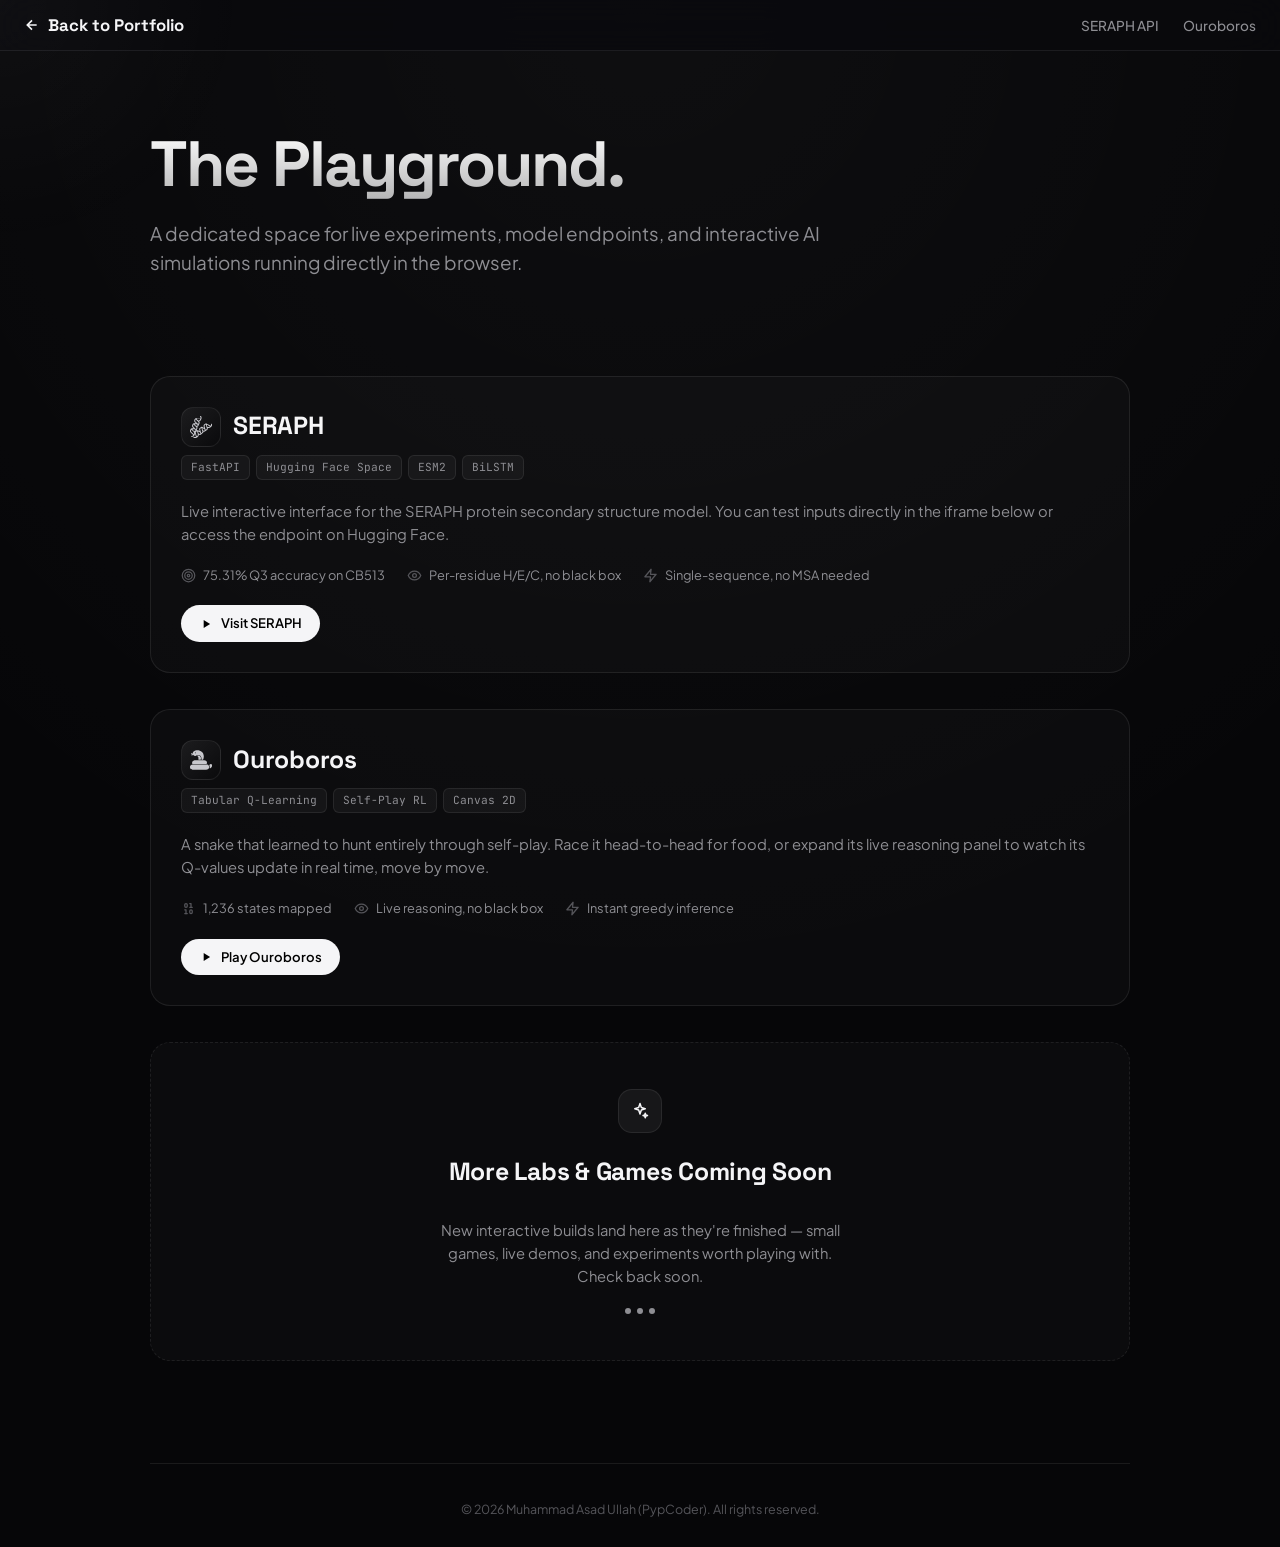
<file: playground.html>
<!DOCTYPE html>
<html lang="en">
<head>
  <meta charset="UTF-8">
  <meta name="viewport" content="width=device-width, initial-scale=1.0">
  <title>Playground — Muhammad Asad Ullah</title>

  <!-- Typography -->
  <link rel="preconnect" href="https://fonts.googleapis.com">
  <link rel="preconnect" href="https://fonts.gstatic.com" crossorigin>
  <link href="https://fonts.googleapis.com/css2?family=Caveat:wght@600&family=JetBrains+Mono:wght@400;500;600&family=Plus+Jakarta+Sans:wght@300;400;500;600;700&family=Space+Grotesk:wght@500;600;700&display=swap" rel="stylesheet">

  <style>
    /* ==========================================================================
       1. SYSTEM VARIABLES & BASE RESET
       ========================================================================== */
    :root {
      --bg-base: #060608;
      --bg-surface: rgba(255, 255, 255, 0.025);
      --bg-surface-hover: rgba(255, 255, 255, 0.05);
      --bg-glass: rgba(10, 10, 14, 0.78);
      --border-subtle: rgba(255, 255, 255, 0.08);
      --border-accent: rgba(255, 255, 255, 0.22);
      
      --text-main: #f5f5f7;
      --text-muted: #8e8e93;
      --text-dim: #55555a;
      --accent-glow: rgba(255, 255, 255, 0.15);
      --warning-amber: #f59e0b;

      --font-heading: 'Space Grotesk', -apple-system, sans-serif;
      --font-body: 'Plus Jakarta Sans', -apple-system, sans-serif;
      --font-mono: 'JetBrains Mono', monospace;
      --font-handwriting: 'Caveat', cursive;

      --ease-apple: cubic-bezier(0.16, 1, 0.3, 1);
    }

    *, *::before, *::after {
      box-sizing: border-box;
      margin: 0;
      padding: 0;
    }

    html {
      scroll-behavior: smooth;
      background-color: var(--bg-base);
      color: var(--text-main);
      font-family: var(--font-body);
      -webkit-font-smoothing: antialiased;
      overflow-x: hidden;
    }

    body {
      min-height: 100vh;
      line-height: 1.55;
      background: radial-gradient(circle at 50% 0%, rgba(255, 255, 255, 0.035) 0%, transparent 60%);
      overflow: hidden; 
    }

    #spotlight {
      position: fixed;
      top: 0;
      left: 0;
      width: 500px;
      height: 500px;
      border-radius: 50%;
      background: radial-gradient(circle, rgba(255, 255, 255, 0.03) 0%, transparent 70%);
      pointer-events: none;
      transform: translate(-50%, -50%);
      z-index: 1;
      transition: opacity 0.4s var(--ease-apple);
    }

    #main-content {
      opacity: 0;
      transform: translateY(12px);
      transition: opacity 0.8s var(--ease-apple), transform 0.8s var(--ease-apple);
    }

    #main-content.visible {
      opacity: 1;
      transform: translateY(0);
    }

    /* ==========================================================================
       2. HANDWRITING INTRO SCREEN
       ========================================================================== */
    #intro-screen {
      position: fixed;
      inset: 0;
      background: #000000;
      z-index: 9999;
      display: flex;
      flex-direction: column;
      align-items: center;
      justify-content: center;
      transition: opacity 0.7s var(--ease-apple), visibility 0.7s;
    }

    #intro-screen.fade-out {
      opacity: 0;
      visibility: hidden;
      pointer-events: none;
    }

    .hello-path-svg {
      width: clamp(260px, 50vw, 400px);
      height: 120px;
      overflow: visible;
    }

    .writing-text {
      font-family: var(--font-handwriting);
      font-size: 72px;
      fill: transparent;
      stroke: #ffffff;
      stroke-width: 1.5;
      stroke-linecap: round;
      stroke-linejoin: round;
      stroke-dasharray: 600;
      stroke-dashoffset: 600;
      animation: smoothWrite 2.5s cubic-bezier(0.45, 0, 0.15, 1) forwards, textFade 0.6s ease 1.5s forwards;
    }

    @keyframes smoothWrite {
      to { stroke-dashoffset: 0; }
    }

    @keyframes textFade {
      to { fill: #ffffff; }
    }

    /* ==========================================================================
       3. NAVIGATION & BAR
       ========================================================================== */
    .navbar {
      position: fixed;
      top: 0;
      left: 0;
      right: 0;
      z-index: 1000;
      padding: 12px 24px;
      display: flex;
      justify-content: space-between;
      align-items: center;
      background: var(--bg-glass);
      backdrop-filter: blur(20px);
      -webkit-backdrop-filter: blur(20px);
      border-bottom: 1px solid var(--border-subtle);
    }

    .nav-brand {
      font-family: var(--font-heading);
      font-weight: 700;
      font-size: 1.05rem;
      color: var(--text-main);
      text-decoration: none;
      display: flex;
      align-items: center;
      gap: 8px;
      transition: opacity 0.2s;
    }

    .nav-brand:hover {
      opacity: 0.85;
    }

    .nav-menu {
      display: flex;
      gap: 24px;
      list-style: none;
      align-items: center;
    }

    .nav-menu a {
      color: var(--text-muted);
      text-decoration: none;
      font-size: 0.85rem;
      font-weight: 500;
      transition: color 0.2s;
    }

    .nav-menu a:hover {
      color: var(--text-main);
    }

    .btn-magnetic {
      display: inline-flex;
      align-items: center;
      gap: 8px;
      background: var(--text-main);
      color: #000000;
      padding: 8px 18px;
      border-radius: 99px;
      font-weight: 600;
      font-size: 0.82rem;
      text-decoration: none;
      transition: transform 0.2s var(--ease-apple), box-shadow 0.25s, background 0.3s;
      white-space: nowrap;
      cursor: pointer;
      border: none;
    }

    .btn-magnetic:hover {
      box-shadow: 0 0 24px var(--accent-glow);
      background: #ffffff;
    }

    .btn-secondary {
      display: inline-flex;
      align-items: center;
      gap: 8px;
      background: var(--bg-surface);
      color: var(--text-main);
      padding: 8px 16px;
      border-radius: 99px;
      border: 1px solid var(--border-subtle);
      font-weight: 500;
      font-size: 0.82rem;
      text-decoration: none;
      transition: all 0.25s var(--ease-apple);
      cursor: pointer;
    }

    .btn-secondary:hover {
      background: var(--bg-surface-hover);
      border-color: var(--border-accent);
      transform: translateY(-2px);
    }

    /* ==========================================================================
       4. CARDS & EMBEDDED IFRAME LAYOUT
       ========================================================================== */
    .container {
      max-width: 1020px;
      margin: 0 auto;
      padding: 0 20px;
      position: relative;
      z-index: 2;
    }

    section {
      padding: 42px 0;
    }

    .reveal {
      opacity: 0;
      transform: translateY(18px);
      transition: opacity 0.6s var(--ease-apple), transform 0.6s var(--ease-apple);
    }

    .reveal.active {
      opacity: 1;
      transform: translateY(0);
    }

    .hero {
      padding-top: 130px;
      padding-bottom: 28px;
    }

    .hero-title {
      font-family: var(--font-heading);
      font-size: clamp(2.2rem, 5vw, 4.2rem);
      font-weight: 700;
      line-height: 1.08;
      letter-spacing: -0.03em;
      margin-bottom: 20px;
      background: linear-gradient(180deg, #ffffff 0%, rgba(255, 255, 255, 0.7) 100%);
      -webkit-background-clip: text;
      -webkit-text-fill-color: transparent;
    }

    .hero-subtitle {
      font-size: clamp(0.98rem, 1.8vw, 1.18rem);
      color: var(--text-muted);
      max-width: 700px;
      font-weight: 400;
      line-height: 1.55;
      margin-bottom: 28px;
    }

    .projects-grid {
      display: grid;
      grid-template-columns: 1fr;
      gap: 36px;
    }

    .project-card {
      background: var(--bg-surface);
      border: 1px solid var(--border-subtle);
      border-radius: 20px;
      padding: 30px;
      display: flex;
      flex-direction: column;
      gap: 20px;
      transition: all 0.35s var(--ease-apple);
      position: relative;
      overflow: hidden;
    }

    .project-card:hover {
      border-color: var(--border-accent);
      background: var(--bg-surface-hover);
    }

    .project-header {
      display: flex;
      justify-content: space-between;
      align-items: flex-start;
      flex-wrap: wrap;
      gap: 16px;
    }

    .project-title {
      font-family: var(--font-heading);
      font-size: 1.55rem;
      font-weight: 700;
      letter-spacing: -0.01em;
      margin-bottom: 8px;
    }

    .project-tags {
      display: flex;
      gap: 6px;
      flex-wrap: wrap;
    }

    .project-tag {
      font-family: var(--font-mono);
      font-size: 0.7rem;
      padding: 3px 9px;
      border-radius: 6px;
      background: rgba(255, 255, 255, 0.04);
      border: 1px solid var(--border-subtle);
      color: var(--text-muted);
    }

    .project-lead {
      color: var(--text-muted);
      font-size: 0.92rem;
      line-height: 1.55;
    }
    
    .seraph-icon-badge {
      width: 40px;
      height: 40px;
      border-radius: 12px;
      background: linear-gradient(135deg, #1c1c1e, #0a0a0c);
      border: 1px solid var(--border-subtle);
      display: inline-flex;
      align-items: center;
      justify-content: center;
      flex-shrink: 0;
      position: relative;
      overflow: hidden;
      transition: transform 0.35s var(--ease-apple);
    }

    .seraph-icon-badge:hover {
      transform: scale(1.08);
    }

    .seraph-icon-badge svg { 
      transform-origin: center;
      width: 22px; 
      height: 22px; 
      color: #c7c7cc;
      transform: scaleX(-1);
    }

    .seraph-icon-badge::after {
      content: "";
      position: absolute;
      top: -50%;
      left: -50%;
      width: 200%;
      height: 200%;
      background: linear-gradient(
        to right, 
        rgba(255, 255, 255, 0) 0%, 
        rgba(255, 255, 255, 0.18) 50%, 
        rgba(255, 255, 255, 0) 100%
      );
      transform: rotate(30deg) translateX(-100%);
      animation: badgeShine 2.2s cubic-bezier(0.4, 0, 0.2, 1) infinite; 
    }

    .external-notice-banner {
      background: rgba(255, 255, 255, 0.02);
      border: 1px solid var(--border-subtle);
      border-radius: 12px;
      padding: 12px 16px;
      display: flex;
      align-items: center;
      justify-content: space-between;
      gap: 12px;
      flex-wrap: wrap;
      font-size: 0.82rem;
      color: var(--text-muted);
    }

    .external-notice-banner .notice-info {
      display: flex;
      align-items: center;
      gap: 10px;
    }

    .external-notice-banner svg {
      color: var(--warning-amber);
      flex-shrink: 0;
    }

    .iframe-wrapper {
      background: #000000;
      border: 1px solid var(--border-subtle);
      border-radius: 16px;
      overflow: hidden;
      width: 100%;
      position: relative;
    }

    .iframe-wrapper iframe {
      width: 100%;
      height: 700px;
      border: none;
      display: block;
    }

    .footer {
      border-top: 1px solid var(--border-subtle);
      padding: 36px 0 28px;
      text-align: center;
      margin-top: 60px;
    }
    
    .copyright {
      color: var(--text-dim);
      font-size: 0.78rem;
    }
  
    /* ==========================================================================
       5. COMING SOON CARD
       ========================================================================== */
    .coming-soon-card {
      align-items: center;
      text-align: center;
      padding: 46px 30px;
      border-style: dashed;
    }

    .coming-soon-card:hover {
      border-color: var(--border-accent);
      background: var(--bg-surface-hover);
    }

    .coming-soon-icon {
      width: 44px;
      height: 44px;
      border-radius: 14px;
      background: rgba(255, 255, 255, 0.05);
      border: 1px solid var(--border-subtle);
      display: inline-flex;
      align-items: center;
      justify-content: center;
      animation: iconFloat 3s ease-in-out infinite;
    }

    @keyframes iconFloat {
      0%, 100% { transform: translateY(0); }
      50% { transform: translateY(-6px); }
    }

    .coming-soon-card .project-lead {
      max-width: 420px;
      margin: 0 auto;
    }

    .coming-soon-dots {
      display: flex;
      gap: 6px;
    }

    .coming-soon-dots span {
      width: 6px;
      height: 6px;
      border-radius: 50%;
      background: var(--text-muted);
      animation: dotPulse 1.4s ease-in-out infinite;
    }

    .coming-soon-dots span:nth-child(1) { animation-delay: 0s; }
    .coming-soon-dots span:nth-child(2) { animation-delay: 0.2s; }
    .coming-soon-dots span:nth-child(3) { animation-delay: 0.4s; }

    @keyframes dotPulse {
      0%, 60%, 100% {
        opacity: 0.3;
        transform: scale(0.8);
        background: var(--text-muted);
      }
      30% {
        opacity: 1;
        transform: scale(1.3);
        background: #ffffff;
      }
    }

    /* ==========================================================================
       6. OUROBOROS CARD
       ========================================================================== */
    .ouroboros-card {
      position: relative;
      overflow: hidden;
    }

    .ouroboros-card:hover {
      transform: translateY(-4px);
      border-color: var(--border-accent);
      background: var(--bg-surface-hover);
    }

    .project-title-row {
      display: flex;
      align-items: center;
      gap: 12px;
      margin-bottom: 8px;
    }

    .ouroboros-icon-badge {
      width: 40px;
      height: 40px;
      border-radius: 12px;
      background: linear-gradient(135deg, #1c1c1e, #0a0a0c);
      border: 1px solid var(--border-subtle);
      display: inline-flex;
      align-items: center;
      justify-content: center;
      flex-shrink: 0;
      position: relative;
      overflow: hidden;
      transition: transform 0.35s var(--ease-apple);
    }

    .ouroboros-icon-badge svg { 
      width: 22px; 
      height: 22px; 
      color: #c7c7cc;
    }

    .ouroboros-icon-badge::after {
      content: "";
      position: absolute;
      top: -50%;
      left: -50%;
      width: 200%;
      height: 200%;
      background: linear-gradient(
        to right, 
        rgba(255, 255, 255, 0) 0%, 
        rgba(255, 255, 255, 0.18) 50%, 
        rgba(255, 255, 255, 0) 100%
      );
      transform: rotate(30deg) translateX(-100%);
      animation: badgeShine 2.2s cubic-bezier(0.4, 0, 0.2, 1) infinite; 
    }

    @keyframes badgeShine {
      0% {
        transform: rotate(30deg) translateX(-100%);
      }
      100% {
        transform: rotate(30deg) translateX(100%);
      }
    }

    .ouroboros-card:hover .ouroboros-icon-badge {
      transform: rotate(-25deg) scale(1.08);
    }

    .ouroboros-stats {
      display: flex;
      flex-wrap: wrap;
      gap: 10px 22px;
    }

    .ouroboros-stat {
      display: flex;
      align-items: center;
      gap: 7px;
      font-size: 0.8rem;
      color: var(--text-muted);
    }

    .ouroboros-stat svg {
      width: 15px;
      height: 15px;
      color: var(--text-dim);
      flex-shrink: 0;
    }

    .ouroboros-play-btn {
      align-self: flex-start;
    }
  </style>
</head>
<body>

  <!-- Ambient Light Follower -->
  <div id="spotlight"></div>

  <!-- Ultra-Smooth Vector Writing Intro -->
  <div id="intro-screen">
    <svg class="hello-path-svg" viewBox="0 0 350 120">
      <text class="writing-text" x="50%" y="50%" text-anchor="middle" dominant-baseline="middle">playground.</text>
    </svg>
  </div>

  <div id="main-content">
    <!-- Responsive Navigation -->
    <nav class="navbar">
      <a href="index.html" class="nav-brand" target="_self">
        <svg width="16" height="16" viewBox="0 0 24 24" fill="none" stroke="currentColor" stroke-width="2.5"><path d="M19 12H5M12 19l-7-7 7-7"/></svg>
        Back to Portfolio
      </a>
      <ul class="nav-menu" id="navMenu">
        <li><a href="#lab-1">SERAPH API</a></li>
        <li><a href="#lab-2">Ouroboros</a></li>
      </ul>
    </nav>

    <main class="container">
      <!-- Hero Section -->
      <section class="hero" id="intro">
        <div class="reveal">
          <h1 class="hero-title">The Playground.</h1>
          <p class="hero-subtitle">
            A dedicated space for live experiments, model endpoints, and interactive AI simulations running directly in the browser.
          </p>
        </div>
      </section>

      <!-- Labs Grid -->
      <section id="labs">
        <div class="projects-grid">
          
          <!-- LAB 01: SERAPH Model API -->
          <article class="project-card reveal" id="lab-1">
            <div class="project-header">
              <div>
                <div class="project-title-row">
                  <span class="seraph-icon-badge">
                    <svg version="1.1" xmlns="http://www.w3.org/2000/svg" viewBox="0 0 256 256">
                      <path d="M0 0 C1.09 0.19 2.19 0.37 3.31 0.56 C5.5 3.84 5.86 4.76 5.31 8.56 C3.38 11.19 3.38 11.19 1.31 13.56 C-1.35 21.56 0.22 28.37 3.5 35.88 C3.79 36.54 4.08 37.21 4.38 37.9 C7.15 43.85 10.45 49.31 16.75 51.94 C17.47 52.25 18.19 52.57 18.93 52.9 C22.18 53.8 23.93 54.19 27.31 53.56 C30.42 51.19 33.03 48.41 35.69 45.56 C36.42 44.8 37.16 44.04 37.92 43.25 C39.73 41.37 41.53 39.47 43.31 37.56 C42.18 37.25 41.04 36.94 39.88 36.62 C36.31 35.56 36.31 35.56 35.31 34.56 C35.12 31.63 35.12 31.63 35.31 28.56 C38.5 25.37 42.22 26.19 46.56 26.19 C47.41 26.16 48.26 26.14 49.13 26.11 C54.7 26.09 57.95 26.78 62.31 30.56 C68.68 37.22 73.6 48.91 74.06 58.12 C73.13 66.56 66.85 72.45 61 78.06 C60.03 79.01 60.03 79.01 59.04 79.98 C57.47 81.51 55.9 83.04 54.31 84.56 C55.43 84.57 55.43 84.57 56.57 84.57 C59.99 84.61 63.4 84.68 66.81 84.75 C67.99 84.76 69.16 84.76 70.37 84.77 C77.44 84.95 83.13 85.38 88.31 90.56 C90.15 93.07 91.44 95.66 92.69 98.5 C93.02 99.19 93.34 99.88 93.68 100.59 C96.91 107.48 100.28 114.8 97.67 122.43 C94.93 128.19 91.15 132.2 86.56 136.56 C85.87 137.24 85.17 137.92 84.45 138.62 C82.75 140.28 81.03 141.92 79.31 143.56 C80.03 143.57 80.74 143.57 81.48 143.57 C84.76 143.61 88.03 143.68 91.31 143.75 C92.44 143.76 93.56 143.76 94.72 143.77 C101.76 143.95 106.98 144.72 112.31 149.56 C114.37 152.09 115.87 154.64 117.31 157.56 C117.78 158.47 118.25 159.39 118.73 160.32 C121.97 167.26 123.82 173.9 122.31 181.56 C119.33 187.68 115.32 191.95 110.48 196.68 C109.74 197.43 108.99 198.17 108.21 198.94 C105.84 201.3 103.45 203.65 101.06 206 C99.44 207.61 97.82 209.21 96.2 210.82 C92.25 214.74 88.28 218.66 84.31 222.56 C85.69 226.7 87.76 227.42 91.49 229.43 C95.75 231.14 100.04 231.62 104.59 232.11 C107.31 232.56 107.31 232.56 109.31 234.56 C109.56 237.56 109.56 237.56 109.31 240.56 C106.43 243.45 104.28 242.9 100.25 242.94 C93.77 242.91 88.83 242.04 83.31 238.56 C82.62 238.15 81.92 237.74 81.2 237.31 C70.76 230.41 67.84 218.87 63.31 207.56 C60.01 219.77 56.71 231.98 53.31 244.56 C65.26 245.11 65.26 245.11 74.41 241.39 C77.29 240.13 79.4 240.54 82.31 241.56 C83.82 244.57 83.9 246.23 83.31 249.56 C75.94 256.27 66.79 257.13 57.28 256.86 C45.18 255.95 34.87 247.71 26.75 239.06 C22.05 233.04 19.65 226.15 20.31 218.56 C18.83 219.31 18.83 219.31 17.31 220.06 C12.39 222.12 8.03 222.64 3.04 220.66 C-3.14 217.59 -8.45 214 -13.81 209.69 C-14.93 208.81 -14.93 208.81 -16.07 207.91 C-18.3 206.15 -20.5 204.36 -22.69 202.56 C-23.43 201.95 -24.18 201.35 -24.95 200.72 C-26.02 199.82 -26.02 199.82 -27.12 198.91 C-27.76 198.37 -28.4 197.84 -29.05 197.29 C-32.64 193.49 -33.56 188.57 -33.88 183.5 C-33.78 182.54 -33.78 182.54 -33.69 181.56 C-34.68 181.89 -35.67 182.22 -36.69 182.56 C-38.89 182.8 -38.89 182.8 -41.38 182.88 C-42.59 182.93 -42.59 182.93 -43.82 182.99 C-51.64 181.83 -57.7 176.5 -63.69 171.69 C-65.21 170.48 -66.73 169.28 -68.25 168.07 C-68.98 167.48 -69.72 166.9 -70.48 166.29 C-73.29 164.09 -76.17 161.99 -79.06 159.9 C-82.98 156.67 -83.78 152.67 -84.38 147.88 C-84.59 145.41 -84.69 143.04 -84.69 140.56 C-85.59 140.6 -86.5 140.63 -87.43 140.67 C-102.4 141 -110.21 136.5 -121.69 127.56 C-122.24 127.14 -122.78 126.71 -123.35 126.27 C-126.3 123.91 -128.59 121.7 -130.5 118.44 C-130.9 117.77 -131.3 117.11 -131.71 116.43 C-133.91 112.24 -133.94 108.24 -134 103.62 C-134.03 102.91 -134.06 102.19 -134.09 101.46 C-134.13 97.91 -133.97 95.94 -131.83 93.05 C-129.69 91.56 -129.69 91.56 -127.06 91.69 C-124.69 92.56 -124.69 92.56 -122.69 94.56 C-122.34 98.04 -122.24 101.49 -122.13 104.98 C-121.66 108.77 -120.58 111.27 -118.69 114.56 C-110.8 110.28 -102.95 105.94 -95.12 101.56 C-93.54 100.68 -93.54 100.68 -91.92 99.77 C-86.14 96.54 -80.44 93.24 -74.83 89.73 C-70.07 87.14 -64.96 86.73 -59.69 88.07 C-51.19 91.28 -41.31 98.76 -36.88 106.75 C-34.42 114.62 -36.11 121.32 -38.19 129.06 C-38.43 129.98 -38.66 130.9 -38.91 131.84 C-39.49 134.09 -40.09 136.33 -40.69 138.56 C-40.13 138.23 -39.57 137.91 -38.99 137.57 C-36.45 136.08 -33.91 134.6 -31.38 133.12 C-30.49 132.61 -29.61 132.09 -28.71 131.56 C-27.43 130.82 -27.43 130.82 -26.14 130.07 C-25.36 129.61 -24.58 129.16 -23.77 128.69 C-18.41 125.8 -13.15 125.85 -7.44 127.5 C1.26 131.71 10 138.41 14.62 147 C16.45 153.81 14.64 159.89 12.75 166.44 C12.26 168.14 11.78 169.85 11.31 171.55 C11.09 172.3 10.88 173.05 10.66 173.82 C10.54 174.39 10.43 174.97 10.31 175.56 C10.64 175.89 10.97 176.22 11.31 176.56 C12.11 176.12 12.11 176.12 12.92 175.66 C15.32 174.31 17.72 172.97 20.12 171.62 C20.96 171.16 21.79 170.69 22.65 170.21 C23.45 169.76 24.26 169.31 25.08 168.85 C25.82 168.43 26.56 168.02 27.32 167.59 C30.51 165.94 33.14 165.41 36.69 165.38 C37.44 165.36 38.19 165.35 38.96 165.33 C41.69 165.6 43.79 166.51 46.31 167.56 C45.87 166.54 45.87 166.54 45.41 165.5 C44.06 162.42 42.72 159.33 41.38 156.25 C40.91 155.18 40.44 154.11 39.96 153 C39.51 151.97 39.06 150.95 38.6 149.89 C38.18 148.94 37.77 147.99 37.34 147.01 C35.31 142.19 34.26 137.77 35.95 132.62 C36.98 130.22 38.15 127.9 39.31 125.56 C38.73 125.43 38.15 125.29 37.55 125.15 C36.77 124.94 35.99 124.72 35.19 124.5 C34.42 124.3 33.66 124.11 32.87 123.9 C24.78 119.66 21.73 110.67 18.36 102.71 C17.5 100.69 16.62 98.68 15.73 96.68 C8.73 80.57 8.73 80.57 11.62 72.25 C12.75 69.63 14.03 67.1 15.31 64.56 C14.16 64.05 13 63.53 11.81 63 C0.59 57.21 -3.86 48.8 -8.69 37.56 C-8.98 36.9 -9.27 36.23 -9.57 35.54 C-12.81 27.64 -13.25 18.16 -10.5 10 C-5.68 0.87 -5.68 0.87 0 0 Z M55.31 41.56 C50.78 46.04 46.26 50.52 41.75 55.01 C40.21 56.54 38.68 58.07 37.14 59.59 C34.92 61.78 32.71 63.97 30.51 66.17 C29.82 66.85 29.13 67.53 28.42 68.23 C27.78 68.87 27.14 69.51 26.48 70.17 C25.91 70.73 25.35 71.29 24.77 71.87 C23.21 73.69 22.22 75.34 21.31 77.56 C21.68 81.63 23.28 85.15 24.88 88.88 C25.33 89.94 25.79 91.01 26.25 92.11 C26.6 92.92 26.95 93.73 27.31 94.56 C33.95 88.99 40.15 83.04 46.32 76.96 C47.57 75.73 48.82 74.51 50.09 73.3 C51.92 71.53 53.74 69.74 55.55 67.94 C56.12 67.41 56.68 66.87 57.26 66.32 C60.94 62.62 62.18 59.98 62.31 54.56 C61.46 51.26 61.46 51.26 60 48.19 C59.55 47.15 59.1 46.11 58.64 45.04 C57.56 42.44 57.56 42.44 55.31 41.56 Z M32.31 105.56 C34.34 109.89 34.34 109.89 37.31 113.56 C41.92 115.04 46.57 115.57 51.31 114.56 C54.88 112.22 57.59 109.28 60.44 106.12 C61.2 105.32 61.97 104.52 62.76 103.69 C66.36 100.53 66.36 100.53 68.31 96.56 C64 96.3 59.69 96.14 55.38 96 C54.16 95.92 52.95 95.85 51.7 95.77 C42.23 95.54 38.01 98.03 32.31 105.56 Z M-61.69 100.56 C-63.46 106.85 -65.2 113.15 -66.92 119.46 C-67.51 121.6 -68.11 123.74 -68.71 125.88 C-69.58 128.96 -70.42 132.05 -71.26 135.13 C-71.53 136.09 -71.8 137.04 -72.08 138.02 C-73.45 143.14 -74.29 146.65 -71.69 151.56 C-69.65 153.41 -67.81 154.91 -65.56 156.44 C-65 156.84 -64.44 157.24 -63.86 157.66 C-62.48 158.64 -61.08 159.6 -59.69 160.56 C-57.95 157.96 -57.24 156.46 -56.43 153.55 C-56.1 152.35 -56.1 152.35 -55.76 151.13 C-55.52 150.26 -55.29 149.4 -55.05 148.51 C-54.81 147.62 -54.56 146.73 -54.31 145.81 C-53.8 143.92 -53.29 142.04 -52.78 140.15 C-52 137.27 -51.21 134.39 -50.41 131.52 C-49.92 129.68 -49.42 127.85 -48.93 126.01 C-48.57 124.73 -48.57 124.73 -48.2 123.42 C-46.98 118.81 -46.3 115.27 -47.69 110.56 C-49.34 108.48 -49.34 108.48 -51.5 106.88 C-52.19 106.31 -52.87 105.75 -53.58 105.18 C-54.28 104.64 -54.97 104.11 -55.69 103.56 C-56.39 103 -57.1 102.44 -57.82 101.86 C-59.58 100.37 -59.58 100.37 -61.69 100.56 Z M77.19 103.5 C76.53 104.14 75.87 104.78 75.19 105.44 C72.19 108.4 69.19 111.36 66.19 114.33 C64.61 115.9 63.02 117.46 61.43 119.01 C59.14 121.25 56.87 123.5 54.59 125.76 C53.88 126.45 53.17 127.14 52.43 127.85 C49.48 130.81 47.56 132.79 46.28 136.82 C46.32 140.61 47.65 143.59 49.25 146.94 C49.69 147.9 49.69 147.9 50.13 148.88 C50.84 150.45 51.58 152.01 52.31 153.56 C58.96 147.98 65.15 142.01 71.32 135.9 C72.57 134.67 73.83 133.44 75.09 132.22 C76.92 130.44 78.74 128.64 80.55 126.84 C81.12 126.3 81.68 125.76 82.26 125.2 C85.65 121.8 87.2 119.4 87.31 114.56 C86.44 111.94 85.55 109.66 84.38 107.19 C84.08 106.55 83.79 105.91 83.49 105.25 C82.78 103.68 82.05 102.12 81.31 100.56 C79.5 100.56 78.42 102.29 77.19 103.5 Z M-74.69 102.56 C-75.37 102.96 -76.05 103.36 -76.75 103.77 C-79.87 105.6 -83 107.42 -86.12 109.25 C-87.19 109.88 -88.26 110.5 -89.37 111.15 C-95.43 114.69 -101.52 118.19 -107.69 121.56 C-105.66 125.94 -103.74 127 -99.33 128.8 C-93.62 130.45 -88.26 130.28 -82.57 128.69 C-78.13 125.41 -77.55 121.26 -76.25 116.06 C-75.98 115.1 -75.72 114.14 -75.44 113.14 C-73.85 107.85 -73.85 107.85 -74.69 102.56 Z M-10.69 139.56 C-12.46 145.87 -14.2 152.19 -15.92 158.51 C-16.51 160.66 -17.11 162.81 -17.71 164.96 C-18.57 168.05 -19.42 171.14 -20.26 174.23 C-20.53 175.19 -20.8 176.15 -21.08 177.14 C-22.5 182.31 -22.5 182.31 -22 187.55 C-20.13 190.41 -17.85 192.26 -15.19 194.38 C-14.21 195.17 -13.23 195.96 -12.22 196.77 C-9.93 198.76 -9.93 198.76 -7.69 198.56 C-5.97 192.59 -4.26 186.62 -2.56 180.64 C-1.69 177.58 -0.81 174.53 0.08 171.48 C0.64 169.53 1.19 167.58 1.75 165.62 C2.02 164.71 2.29 163.79 2.57 162.85 C4.43 156.24 4.43 156.24 3.31 149.56 C1.66 147.48 1.66 147.48 -0.5 145.88 C-1.19 145.31 -1.87 144.75 -2.58 144.18 C-3.28 143.64 -3.97 143.11 -4.69 142.56 C-5.39 142 -6.1 141.44 -6.82 140.86 C-8.58 139.37 -8.58 139.37 -10.69 139.56 Z M-23.69 141.56 C-27.32 143.5 -30.91 145.49 -34.5 147.5 C-35.52 148.04 -36.55 148.59 -37.6 149.15 C-44.21 152.86 -44.21 152.86 -47.82 159.25 C-48.15 160.68 -48.44 162.12 -48.69 163.56 C-49.01 164.9 -49.34 166.23 -49.69 167.56 C-47.19 169.91 -45.37 171.4 -42 172.19 C-36.4 171.13 -32.56 169.92 -28.69 165.56 C-25.68 158.99 -21.33 148.63 -23.69 141.56 Z M57.31 164.56 C59.34 168.89 59.34 168.89 62.31 172.56 C66.92 174.04 71.57 174.57 76.31 173.56 C79.88 171.22 82.59 168.28 85.44 165.12 C86.2 164.32 86.97 163.52 87.76 162.69 C91.36 159.53 91.36 159.53 93.31 155.56 C89 155.3 84.69 155.14 80.38 155 C79.16 154.92 77.95 154.85 76.7 154.77 C67.23 154.54 63.01 157.03 57.31 164.56 Z M98.57 165.93 C98.01 166.49 97.44 167.05 96.86 167.62 C95.66 168.8 94.47 169.99 93.27 171.18 C91.46 172.97 89.64 174.75 87.81 176.53 C80.69 183.55 74.54 189.66 73.88 200.12 C74.08 204.7 75.49 208.39 77.31 212.56 C81.96 208.68 86.38 204.65 90.65 200.36 C91.21 199.8 91.78 199.23 92.36 198.65 C93.54 197.47 94.72 196.29 95.89 195.11 C97.7 193.3 99.51 191.49 101.32 189.69 C102.47 188.54 103.62 187.39 104.77 186.23 C105.32 185.69 105.86 185.16 106.41 184.6 C110.08 181.25 110.08 181.25 111.33 176.71 C110.77 170.71 109.04 165.92 106.31 160.56 C102.89 160.56 100.89 163.64 98.57 165.93 Z M40.31 178.56 C39.01 183.04 37.73 187.52 36.47 192 C36.04 193.52 35.6 195.04 35.16 196.56 C30.4 212.18 30.4 212.18 32.88 227.94 C35.23 232 38.58 234.79 42.31 237.56 C44.48 235.4 44.79 234.44 45.57 231.56 C45.9 230.32 45.9 230.32 46.24 229.06 C46.48 228.17 46.71 227.28 46.95 226.36 C47.19 225.44 47.44 224.52 47.69 223.58 C48.2 221.63 48.71 219.69 49.22 217.74 C50 214.77 50.79 211.8 51.59 208.83 C52.08 206.95 52.58 205.06 53.07 203.17 C53.31 202.28 53.55 201.39 53.8 200.48 C55.38 194.53 55.38 194.53 54.31 188.56 C52.64 186.58 52.64 186.58 50.5 184.94 C49.81 184.37 49.13 183.8 48.42 183.21 C47.72 182.67 47.03 182.12 46.31 181.56 C45.61 181 44.9 180.43 44.18 179.85 C42.42 178.37 42.42 178.37 40.31 178.56 Z M27.31 180.56 C23.68 182.5 20.09 184.49 16.5 186.5 C15.48 187.04 14.45 187.59 13.4 188.15 C6.79 191.86 6.79 191.86 3.18 198.25 C2.85 199.68 2.56 201.12 2.31 202.56 C1.99 203.9 1.66 205.23 1.31 206.56 C5.28 209.72 5.28 209.72 10.12 210.62 C18.07 208.08 18.07 208.08 23.62 202.23 C24.57 199.49 25.29 196.77 25.94 193.94 C26.32 192.51 26.32 192.51 26.71 191.05 C28.19 185.8 28.19 185.8 27.31 180.56 Z M64.31 183.56 C64.97 184.88 65.63 186.2 66.31 187.56 C66.64 186.24 66.97 184.92 67.31 183.56 C66.32 183.56 65.33 183.56 64.31 183.56 Z " fill="currentColor" transform="translate(133.6875,-0.5625)"/>
                      <path d="M0 0 C3.56 0.19 3.56 0.19 5.56 2.19 C5.81 5.19 5.81 5.19 5.56 8.19 C3.56 10.19 3.56 10.19 0.06 10.5 C-1.67 10.35 -1.67 10.35 -3.44 10.19 C-5.44 7.19 -5.44 7.19 -5.12 4.06 C-4.21 0.23 -4.21 0.23 0 0 Z " fill="currentColor" transform="translate(151.4375,25.8125)"/>
                    </svg>
                  </span>
                  <div class="project-title" style="margin-bottom:0;">SERAPH</div>
                </div>
                <div class="project-tags">
                  <span class="project-tag">FastAPI</span>
                  <span class="project-tag">Hugging Face Space</span>
                  <span class="project-tag">ESM2</span>
                  <span class="project-tag">BiLSTM</span>
                </div>
              </div>
            </div>
            
            <p class="project-lead">
              Live interactive interface for the SERAPH protein secondary structure model. You can test inputs directly in the iframe below or access the endpoint on Hugging Face.
            </p>
            <div class="ouroboros-stats">
              <div class="ouroboros-stat">
                <svg viewBox="0 0 24 24" fill="none" stroke="currentColor" stroke-width="2" stroke-linecap="round" stroke-linejoin="round"><circle cx="12" cy="12" r="10"/><circle cx="12" cy="12" r="6"/><circle cx="12" cy="12" r="2"/></svg>
                75.31% Q3 accuracy on CB513
              </div>
              <div class="ouroboros-stat">
                <svg viewBox="0 0 24 24" fill="none" stroke="currentColor" stroke-width="2" stroke-linecap="round" stroke-linejoin="round"><path d="M2 12s3-7 10-7 10 7 10 7-3 7-10 7-10-7-10-7Z"/><circle cx="12" cy="12" r="3"/></svg>
                Per-residue H/E/C, no black box
              </div>
              <div class="ouroboros-stat">
                <svg viewBox="0 0 24 24" fill="none" stroke="currentColor" stroke-width="2" stroke-linecap="round" stroke-linejoin="round"><path d="M13 2 3 14h9l-1 8 10-12h-9l1-8z"/></svg>
                Single-sequence, no MSA needed
              </div>
            </div>
            <a href="https://pypcoder-seraph-api.hf.space" target="_blank" rel="noopener noreferrer" class="btn-magnetic ouroboros-play-btn">
              <svg width="14" height="14" viewBox="0 0 24 24" fill="currentColor"><path d="M8 5v14l11-7z"/></svg>
              Visit SERAPH
            </a>
          </article>
          
          <!-- LAB 02: Ouroboros — Q-Learning Snake -->
          <article class="project-card" id="lab-2">
            <div class="project-header">
              <div>
                <div class="project-title-row">
                  <span class="ouroboros-icon-badge">
                    <svg viewBox="0 0 256 256" xmlns="http://www.w3.org/2000/svg">
                      <path d="M0 0 C0.71 -0 1.42 -0.01 2.15 -0.01 C4.53 -0.02 6.91 -0.03 9.29 -0.03 C11 -0.04 12.71 -0.04 14.41 -0.05 C20.02 -0.07 25.63 -0.08 31.23 -0.09 C33.17 -0.1 35.1 -0.1 37.03 -0.1 C46.12 -0.12 55.2 -0.14 64.28 -0.15 C74.75 -0.15 85.22 -0.18 95.69 -0.22 C103.79 -0.25 111.89 -0.27 120 -0.27 C124.83 -0.27 129.66 -0.28 134.5 -0.31 C139.05 -0.33 143.6 -0.33 148.16 -0.32 C149.82 -0.32 151.49 -0.33 153.15 -0.34 C164.58 -0.43 175.67 0.09 184.45 8.37 C191.2 16.39 192.9 24.92 192.21 35.19 C191.24 42.47 187.2 48.53 181.7 53.21 C172.54 60.19 161.01 59.58 150.09 59.54 C148.4 59.54 146.71 59.54 145.02 59.55 C140.46 59.56 135.9 59.56 131.33 59.55 C126.54 59.54 121.75 59.55 116.96 59.55 C108.92 59.56 100.87 59.55 92.83 59.54 C83.55 59.52 74.27 59.53 64.99 59.54 C57 59.56 49.01 59.56 41.03 59.55 C36.26 59.55 31.5 59.55 26.74 59.56 C22.26 59.56 17.78 59.56 13.3 59.54 C11.67 59.54 10.03 59.54 8.39 59.55 C-3.44 59.59 -13.62 59.04 -23.07 51.19 C-29.58 44.48 -31.35 37.09 -31.37 27.98 C-31.21 19.82 -28.36 13.71 -22.89 7.72 C-16.13 1.96 -8.65 0.03 0 0 Z " fill="currentColor" transform="translate(31.050674438476563,180.8528289794922)"/>
                      <path d="M0 0 C12.66 11.86 20.55 29.43 21.21 46.72 C21.24 48.81 21.25 50.91 21.25 53 C21.25 54.1 21.25 55.19 21.25 56.33 C21.07 68.31 19.14 78.59 12.88 88.94 C10.06 88.96 7.25 88.98 4.44 89 C3.64 89.01 2.83 89.02 2.01 89.03 C-0.04 89.03 -2.08 88.99 -4.12 88.94 C-4.45 88.61 -4.78 88.28 -5.12 87.94 C-5.12 85.86 -5.11 83.78 -5.06 81.7 C-4.77 69.12 -6.11 58.68 -13.12 47.94 C-13.68 47.05 -14.24 46.16 -14.81 45.25 C-22.03 38.04 -31.91 33.95 -42.06 33.56 C-52.29 33.93 -63.74 37.52 -71.19 44.75 C-75.27 47.79 -78.21 47.66 -83.12 46.94 C-90.74 45.57 -95.97 41.59 -101.12 35.94 C-104.12 31.44 -104.12 31.44 -104.12 28.94 C-109.21 32.24 -110.36 35.36 -112.12 40.94 C-115.5 41.56 -115.5 41.56 -119.12 41.94 C-121.12 39.94 -121.12 39.94 -121.14 37.91 C-120.98 36.75 -120.98 36.75 -120.81 35.56 C-120.66 34.41 -120.66 34.41 -120.51 33.23 C-120.15 31.09 -119.68 29.03 -119.12 26.94 C-120.58 25.98 -120.58 25.98 -122.06 25 C-125.13 22.94 -125.13 22.94 -126.12 21.94 C-126.25 18.94 -126.25 18.94 -126.12 15.94 C-125.12 14.94 -125.12 14.94 -121.94 14.69 C-117.84 14.96 -115.69 16 -112.12 17.94 C-109.39 18.64 -109.39 18.64 -107.12 18.94 C-107.1 18.03 -107.1 18.03 -107.08 17.1 C-106.59 8.43 -103.97 1.29 -97.62 -4.81 C-69.14 -27.44 -26.55 -22.08 0 0 Z M-76.12 3.94 C-78.31 5.7 -78.31 5.7 -78.32 7.88 C-78.29 8.96 -78.29 8.96 -78.25 10.06 C-78.21 11.34 -78.17 12.62 -78.12 13.94 C-76.15 14.93 -76.15 14.93 -74.12 15.94 C-73.13 15.28 -72.14 14.62 -71.12 13.94 C-70.69 12.03 -70.69 12.03 -70.81 9.94 C-70.82 9.24 -70.82 8.53 -70.82 7.81 C-70.98 5.7 -70.98 5.7 -73.12 3.94 C-74.12 3.94 -75.1 3.94 -76.12 3.94 Z " fill="currentColor" transform="translate(139.125,35.0625)"/>
                      <path d="M0 0 C1.03 -0.01 2.07 -0.01 3.13 -0.02 C4.82 -0.03 4.82 -0.03 6.55 -0.03 C8.34 -0.04 8.34 -0.04 10.16 -0.05 C14.11 -0.07 18.06 -0.08 22.01 -0.09 C23.38 -0.1 24.74 -0.1 26.11 -0.1 C32.52 -0.12 38.94 -0.14 45.35 -0.15 C52.73 -0.15 60.11 -0.18 67.5 -0.22 C73.21 -0.25 78.93 -0.27 84.65 -0.27 C88.06 -0.27 91.47 -0.28 94.88 -0.31 C98.69 -0.33 102.5 -0.33 106.32 -0.32 C107.43 -0.34 108.54 -0.35 109.69 -0.36 C119.82 -0.29 128.69 2.02 136.16 9.15 C142.05 15.97 144.2 22.97 144.11 31.86 C143.76 35.45 142.6 37.98 140.89 41.15 C138.04 42.57 135.63 42.28 132.44 42.28 C131.77 42.28 131.1 42.29 130.41 42.29 C128.16 42.29 125.9 42.29 123.65 42.29 C122.04 42.3 120.43 42.3 118.82 42.3 C114.43 42.31 110.05 42.31 105.67 42.31 C102.01 42.32 98.35 42.32 94.7 42.32 C86.08 42.33 77.45 42.33 68.83 42.33 C59.93 42.33 51.02 42.34 42.12 42.36 C34.48 42.37 26.84 42.38 19.21 42.38 C14.64 42.38 10.08 42.38 5.51 42.39 C1.22 42.4 -3.07 42.4 -7.36 42.39 C-8.94 42.39 -10.52 42.39 -12.09 42.4 C-14.24 42.41 -16.39 42.4 -18.54 42.39 C-19.75 42.39 -20.95 42.4 -22.19 42.4 C-25.11 42.15 -25.11 42.15 -28.11 40.15 C-30.4 33.3 -30.28 23.85 -27.49 17.15 C-22.84 8.56 -16.76 3.45 -7.29 0.6 C-4.81 0.08 -2.53 0.01 0 0 Z " fill="currentColor" transform="translate(54.11451721191406,131.8528289794922)"/>
                      <path d="M0 0 C7.65 4.7 11.9 11.73 14.76 20.13 C15.34 23.45 15.37 26.77 15.39 30.13 C15.42 30.82 15.44 31.5 15.46 32.21 C15.46 33.23 15.46 33.23 15.47 34.27 C15.48 34.88 15.49 35.49 15.5 36.12 C15.14 38.32 15.14 38.32 12.14 45.32 C3.89 45.32 -4.36 45.32 -12.86 45.32 C-14.96 40.05 -14.96 40.05 -13.86 36.32 C-13.15 25.72 -13.01 16.91 -20.29 8.5 C-22.77 6.39 -25.27 4.31 -27.86 2.32 C-27.04 0.38 -27.04 0.38 -25.86 -1.68 C-17.85 -4.35 -7.58 -3.61 0 0 Z " fill="currentColor" transform="translate(111.85546875,78.68359375)"/>
                      <path d="M0 0 C3.48 2.25 5.55 4.13 7 8 C7.98 18.91 7.83 28.7 0.94 37.68 C-8.37 48.51 -8.37 48.51 -14.75 49.38 C-17 49 -17 49 -19 47 C-19.04 44.19 -18.99 41.43 -18.88 38.62 C-18.72 31.68 -19.37 26.09 -22.03 19.58 C-23.15 16.61 -23.87 14.18 -24 11 C-18.61 2.69 -9.94 -2.81 0 0 Z " fill="currentColor" transform="translate(249,176)"/>
                    </svg>
                  </span>
                  <span class="project-title" style="margin-bottom:0;">Ouroboros</span>
                </div>
                <div class="project-tags">
                  <span class="project-tag">Tabular Q-Learning</span>
                  <span class="project-tag">Self-Play RL</span>
                  <span class="project-tag">Canvas 2D</span>
                </div>
              </div>
            </div>

            <p class="project-lead">
              A snake that learned to hunt entirely through self-play. Race it head-to-head for food, or expand its live reasoning panel to watch its Q-values update in real time, move by move.
            </p>

            <div class="ouroboros-stats">
              <div class="ouroboros-stat">
                <svg viewBox="0 0 24 24" fill="none" stroke="currentColor" stroke-width="2" stroke-linecap="round" stroke-linejoin="round"><rect x="14" y="14" width="4" height="6" rx="2"/><rect x="6" y="4" width="4" height="6" rx="2"/><path d="M6 20h4"/><path d="M14 10h4"/><path d="M6 14h2v6"/><path d="M14 4h2v6"/></svg>
                1,236 states mapped
              </div>
              <div class="ouroboros-stat">
                <svg viewBox="0 0 24 24" fill="none" stroke="currentColor" stroke-width="2" stroke-linecap="round" stroke-linejoin="round"><path d="M2 12s3-7 10-7 10 7 10 7-3 7-10 7-10-7-10-7Z"/><circle cx="12" cy="12" r="3"/></svg>
                Live reasoning, no black box
              </div>
              <div class="ouroboros-stat">
                <svg viewBox="0 0 24 24" fill="none" stroke="currentColor" stroke-width="2" stroke-linecap="round" stroke-linejoin="round"><path d="M13 2 3 14h9l-1 8 10-12h-9l1-8z"/></svg>
                Instant greedy inference
              </div>
            </div>

            <a href="snake.html" class="btn-magnetic ouroboros-play-btn">
              <svg width="14" height="14" viewBox="0 0 24 24" fill="currentColor"><path d="M8 5v14l11-7z"/></svg>
              Play Ouroboros
            </a>
          </article>
          
          <!-- Coming Soon -->
          <article class="project-card coming-soon-card reveal">
            <div class="coming-soon-icon">
              <svg width="18" height="18" viewBox="0 0 24 24" fill="none" stroke="currentColor" stroke-width="2" stroke-linecap="round" stroke-linejoin="round"><path d="M12 2l1.8 5.4L19 9l-5.2 1.6L12 16l-1.8-5.4L5 9l5.2-1.6z"/><path d="M19 15l.7 2.1L22 18l-2.3.9L19 21l-.7-2.1L16 18l2.3-.9z"/></svg>
            </div>
            <div class="project-title">More Labs & Games Coming Soon</div>
            <p class="project-lead">
              New interactive builds land here as they're finished — small games, live demos, and experiments worth playing with. Check back soon.
            </p>
            <div class="coming-soon-dots">
              <span></span><span></span><span></span>
            </div>
          </article>
        </div>
      </section>

      <footer class="footer">
        <div class="copyright">
          © 2026 Muhammad Asad Ullah (PypCoder). All rights reserved.
        </div>
      </footer>
    </main>
  </div>

  <script>
    // Intro Screen Sequence
    const writingText = document.querySelector('.writing-text');
    const introScreen = document.getElementById('intro-screen');
    const mainContent = document.getElementById('main-content');

    writingText.addEventListener('animationend', (e) => {
      if (e.animationName === 'textFade') {
        setTimeout(() => {
          introScreen.classList.add('fade-out');
          document.body.style.overflow = 'auto';
          mainContent.classList.add('visible');
        }, 300);
      }
    });

    // Magnetic Buttons
    document.querySelectorAll('.btn-magnetic').forEach((btn) => {
      btn.addEventListener('mousemove', (e) => {
        const rect = btn.getBoundingClientRect();
        const x = e.clientX - rect.left - rect.width / 2;
        const y = e.clientY - rect.top - rect.height / 2;
        btn.style.transform = `translate(${x * 0.18}px, ${y * 0.18}px)`;
      });
      btn.addEventListener('mouseleave', () => {
        btn.style.transform = 'translate(0px, 0px)';
      });
    });

    // Ambient Spotlight
    const spotlight = document.getElementById('spotlight');
    window.addEventListener('mousemove', (e) => {
      spotlight.style.left = `${e.clientX}px`;
      spotlight.style.top = `${e.clientY}px`;
    });

    // Reveal Observer
    const revealObserver = new IntersectionObserver((entries) => {
      entries.forEach((entry) => {
        if (entry.isIntersecting) {
          entry.target.classList.add('active');
        }
      });
    }, { threshold: 0.1 });
    
    document.querySelectorAll('.reveal').forEach((el) => revealObserver.observe(el));
  </script>
</body>
</html>
</file>
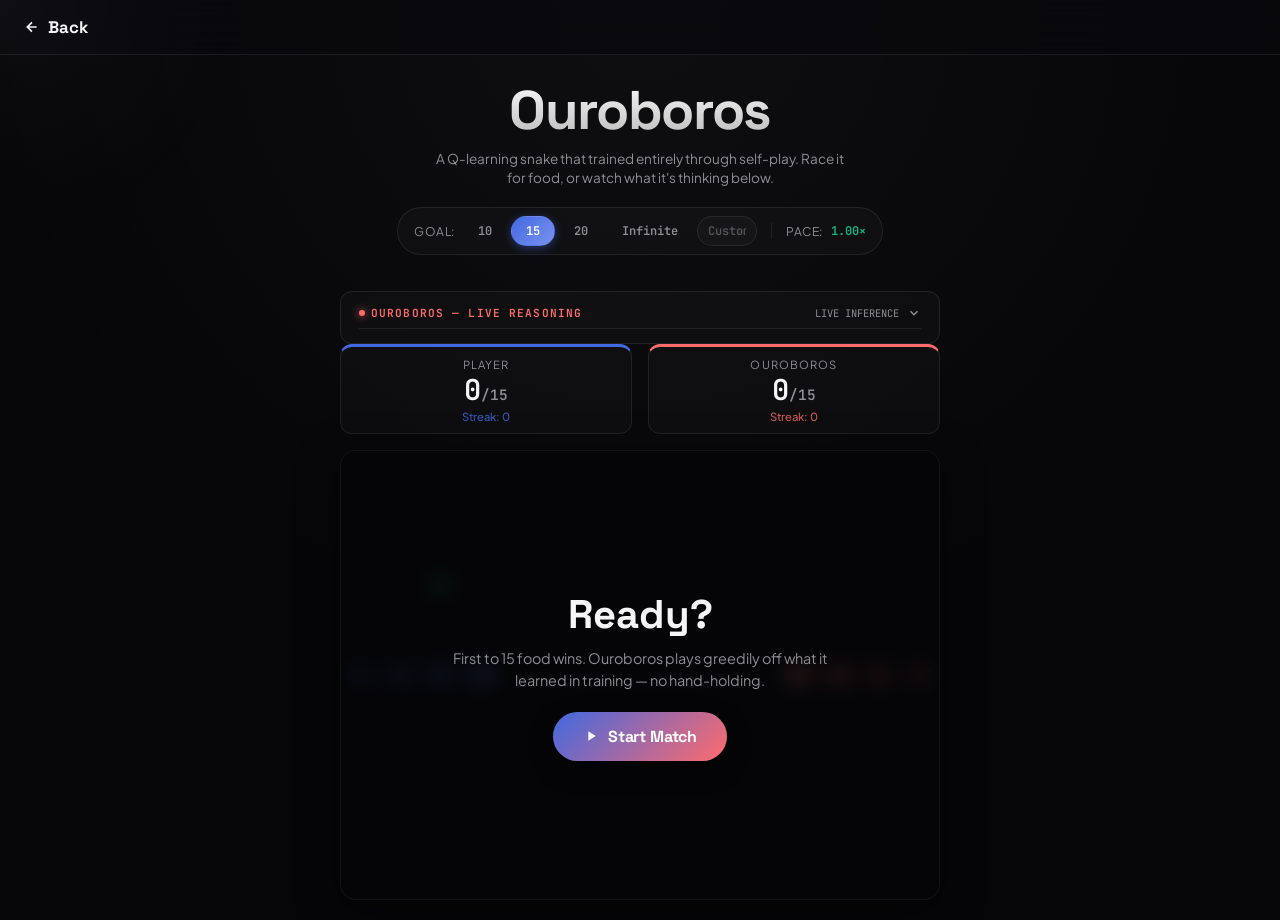
<file: snake.html>
<!DOCTYPE html>
<html lang="en">
<head>
  <meta charset="UTF-8">
  <meta name="viewport" content="width=device-width, initial-scale=1.0, maximum-scale=1.0, user-scalable=no">
  <title>Ouroboros — Playground | Muhammad Asad Ullah</title>

  <link rel="preconnect" href="https://fonts.googleapis.com">
  <link rel="preconnect" href="https://fonts.gstatic.com" crossorigin>
  <link href="https://fonts.googleapis.com/css2?family=Caveat:wght@600&family=JetBrains+Mono:wght@400;500;600&family=Plus+Jakarta+Sans:wght@300;400;500;600;700&family=Space+Grotesk:wght@500;600;700;800&display=swap" rel="stylesheet">

  <style>
    :root {
      --bg-base: #060608;
      --bg-surface: rgba(255, 255, 255, 0.025);
      --bg-surface-hover: rgba(255, 255, 255, 0.05);
      --bg-glass: rgba(10, 10, 14, 0.78);
      --border-subtle: rgba(255, 255, 255, 0.08);
      --border-accent: rgba(255, 255, 255, 0.22);
      
      --text-main: #f5f5f7;
      --text-muted: #8e8e93;
      --text-dim: #55555a;
      
      --player-color: #4169E1;
      --ai-color: #FF6B6B;
      --food-color: #10b981;
      --accent-glow: rgba(255, 107, 107, 0.15);

      --font-heading: 'Space Grotesk', -apple-system, sans-serif;
      --font-body: 'Plus Jakarta Sans', -apple-system, sans-serif;
      --font-mono: 'JetBrains Mono', monospace;
      --font-handwriting: 'Caveat', cursive;

      --ease-apple: cubic-bezier(0.16, 1, 0.3, 1);
    }

    *, *::before, *::after { box-sizing: border-box; margin: 0; padding: 0; }

    html {
      scroll-behavior: smooth;
      background-color: var(--bg-base);
    }

    body {
      background-color: var(--bg-base);
      color: var(--text-main);
      font-family: var(--font-body);
      -webkit-font-smoothing: antialiased;
      background-image: radial-gradient(circle at 50% 0%, rgba(255, 255, 255, 0.035) 0%, transparent 60%);
      min-height: 100vh;
      display: flex;
      flex-direction: column;
      overflow-x: hidden;
      overflow-y: hidden;
      touch-action: pan-y;
    }

    #spotlight {
      position: fixed;
      top: 0;
      left: 0;
      width: 500px;
      height: 500px;
      border-radius: 50%;
      background: radial-gradient(circle, rgba(255, 255, 255, 0.03) 0%, transparent 70%);
      pointer-events: none;
      transform: translate(-50%, -50%);
      z-index: 1;
      transition: opacity 0.4s var(--ease-apple);
    }

    #main-content {
      display: flex;
      flex-direction: column;
      flex: 1;
      opacity: 0;
      transform: translateY(12px);
      transition: opacity 0.8s var(--ease-apple), transform 0.8s var(--ease-apple);
    }

    #main-content.visible {
      opacity: 1;
      transform: translateY(0);
    }

    /* Handwriting intro screen — matches the portfolio & playground intro exactly */
    #intro-screen {
      position: fixed;
      inset: 0;
      background: #000000;
      z-index: 9999;
      display: flex;
      flex-direction: column;
      align-items: center;
      justify-content: center;
      transition: opacity 0.7s var(--ease-apple), visibility 0.7s;
    }

    #intro-screen.fade-out {
      opacity: 0;
      visibility: hidden;
      pointer-events: none;
    }

    .hello-path-svg {
      width: clamp(260px, 50vw, 400px);
      height: 120px;
      overflow: visible;
    }

    .writing-text {
      font-family: var(--font-handwriting);
      font-size: 64px;
      fill: transparent;
      stroke: #ffffff;
      stroke-width: 1.5;
      stroke-linecap: round;
      stroke-linejoin: round;
      stroke-dasharray: 600;
      stroke-dashoffset: 600;
      animation: smoothWrite 2.5s cubic-bezier(0.45, 0, 0.15, 1) forwards, textFade 0.6s ease 1.5s forwards;
    }

    @keyframes smoothWrite { to { stroke-dashoffset: 0; } }
    @keyframes textFade { to { fill: #ffffff; } }

    @media (prefers-reduced-motion: reduce) {
      .writing-text { fill: #ffffff; stroke-dashoffset: 0; animation: none; }
    }

    .navbar {
      padding: 16px 24px;
      display: flex;
      justify-content: space-between;
      align-items: center;
      background: var(--bg-glass);
      backdrop-filter: blur(20px);
      -webkit-backdrop-filter: blur(20px);
      border-bottom: 1px solid var(--border-subtle);
      position: sticky;
      top: 0;
      z-index: 100;
    }

    .nav-brand {
      font-family: var(--font-heading);
      font-weight: 700;
      font-size: 1.05rem;
      color: var(--text-main);
      text-decoration: none;
      display: flex;
      align-items: center;
      gap: 8px;
      transition: opacity 0.2s;
    }

    .nav-brand:hover { opacity: 0.85; }

    .main-container {
      flex: 1;
      display: flex;
      flex-direction: column;
      align-items: center;
      padding: 20px 16px;
      max-width: 1000px;
      margin: 0 auto;
      width: 100%;
    }

    .header-section {
      text-align: center;
      margin-bottom: 20px;
    }

    .title {
      font-family: var(--font-heading);
      font-size: clamp(2rem, 6vw, 3.4rem);
      font-weight: 800;
      letter-spacing: -0.03em;
      margin-bottom: 4px;
      background: linear-gradient(180deg, #ffffff 0%, rgba(255, 255, 255, 0.7) 100%);
      -webkit-background-clip: text;
      background-clip: text;
      -webkit-text-fill-color: transparent;
    }

    .subtitle {
      font-size: 0.85rem;
      color: var(--text-muted);
      max-width: 420px;
      margin: 0 auto;
      line-height: 1.4;
    }

    /* Mode, Target Score & Pace strip */
    .controls-bar {
      display: flex;
      align-items: center;
      justify-content: center;
      gap: 14px;
      margin-bottom: 20px;
      background: var(--bg-surface);
      border: 1px solid var(--border-subtle);
      padding: 8px 16px;
      border-radius: 99px;
      flex-wrap: wrap;
    }

    .controls-group {
      display: flex;
      align-items: center;
      gap: 8px;
    }

    .controls-divider {
      width: 1px;
      height: 16px;
      background: var(--border-subtle);
    }

    .controls-label {
      font-size: 0.75rem;
      color: var(--text-muted);
      text-transform: uppercase;
      letter-spacing: 0.05em;
    }

    .score-selector {
      display: flex;
      gap: 4px;
    }

    .btn-chip {
      background: transparent;
      border: 1px solid transparent;
      color: var(--text-muted);
      padding: 6px 14px;
      border-radius: 99px;
      font-family: var(--font-mono);
      font-size: 0.75rem;
      font-weight: 600;
      cursor: pointer;
      transition: all 0.2s var(--ease-apple);
    }

    .btn-chip:hover { color: var(--text-main); }

    .btn-chip.active {
      background: linear-gradient(135deg, var(--player-color), #7b93ee);
      color: #ffffff;
      box-shadow: 0 2px 10px rgba(65, 105, 225, 0.45);
    }

    .speed-value {
      font-family: var(--font-mono);
      font-size: 0.75rem;
      color: var(--food-color);
      font-weight: 600;
      transition: color 0.3s var(--ease-apple);
    }

    /* Scoreboard */
    .scoreboard {
      display: flex;
      gap: 16px;
      width: 100%;
      max-width: 600px;
      justify-content: space-between;
      margin-bottom: 16px;
    }

    .score-card {
      background: var(--bg-surface);
      border: 1px solid var(--border-subtle);
      border-radius: 12px;
      padding: 10px 16px;
      flex: 1;
      text-align: center;
      position: relative;
    }

    .score-card.player { border-top: 3px solid var(--player-color); }
    .score-card.ai { border-top: 3px solid var(--ai-color); }

    .score-label {
      font-size: 0.7rem;
      text-transform: uppercase;
      letter-spacing: 0.1em;
      color: var(--text-muted);
    }

    .score-value {
      font-family: var(--font-mono);
      font-size: clamp(1.4rem, 4vw, 1.8rem);
      font-weight: 600;
      color: var(--text-main);
    }

    .streak-indicator {
      font-size: 0.7rem;
      font-weight: 500;
      opacity: 0.8;
    }

    /* Game Area */
    .game-wrapper {
      position: relative;
      width: 100%;
      max-width: min(600px, 100%);
      max-height: min(600px, 50vh); 
      aspect-ratio: 1 / 1;
      background: #000000;
      border: 1px solid var(--border-subtle);
      border-radius: 16px;
      box-shadow: 0 10px 40px rgba(0, 0, 0, 0.5);
      overflow: hidden;
      margin: 0 auto;
    }

    canvas {
      display: block;
      width: 100%;
      height: 100%;
      image-rendering: -webkit-optimize-contrast; 
    }

    /* Overlays */
    .overlay {
      position: absolute;
      inset: 0;
      background: rgba(6, 6, 8, 0.92);
      backdrop-filter: blur(8px);
      display: flex;
      flex-direction: column;
      align-items: center;
      justify-content: center;
      padding: 24px;
      opacity: 0;
      pointer-events: none;
      transition: opacity 0.4s var(--ease-apple);
      z-index: 10;
    }

    .overlay.visible {
      opacity: 1;
      pointer-events: auto;
    }

    .overlay-title {
      font-family: var(--font-heading);
      font-size: clamp(1.8rem, 5vw, 2.5rem);
      font-weight: 700;
      margin-bottom: 8px;
      text-align: center;
    }

    .overlay-msg {
      color: var(--text-muted);
      margin-bottom: 20px;
      text-align: center;
      font-size: 0.9rem;
      max-width: 400px;
      line-height: 1.5;
    }
    
    #score-custom {
  width: 64px;
  text-align: center;
  background: var(--bg-surface);
  border: 1px solid var(--border-subtle);
  border-radius: 99px;
  color: var(--text-main);
  font-family: var(--font-mono);
  font-size: 0.75rem;
  font-weight: 600;
  padding: 6px 10px;
  outline: none;
  transition: all 0.2s var(--ease-apple);
  -moz-appearance: textfield;
}

#score-custom::placeholder {
  color: var(--text-dim);
}

#score-custom:hover {
  border-color: var(--border-accent);
}

#score-custom:focus {
  border-color: var(--player-color);
  box-shadow: 0 0 0 2px rgba(65, 105, 225, 0.25);
}

/* remove native number spinner arrows for a cleaner pill look */
#score-custom::-webkit-outer-spin-button,
#score-custom::-webkit-inner-spin-button {
  -webkit-appearance: none;
  margin: 0;
}

    .btn-primary {
      display: inline-flex;
      align-items: center;
      gap: 9px;
      background: linear-gradient(135deg, var(--player-color), var(--ai-color));
      color: #ffffff;
      padding: 14px 30px;
      border-radius: 99px;
      font-family: var(--font-heading);
      font-weight: 700;
      font-size: 1rem;
      letter-spacing: -0.01em;
      border: none;
      cursor: pointer;
      box-shadow: 0 8px 24px rgba(0, 0, 0, 0.4);
      transition: transform 0.15s var(--ease-apple), box-shadow 0.15s var(--ease-apple);
    }

    .btn-primary svg { width: 16px; height: 16px; flex-shrink: 0; }

    .btn-primary:active {
      transform: scale(0.95);
      box-shadow: 0 4px 14px rgba(0, 0, 0, 0.4);
    }

    .btn-primary.cta-pulse {
      animation: ctaPulse 2.2s ease-in-out infinite;
    }

    @keyframes ctaPulse {
      0%, 100% { box-shadow: 0 8px 24px rgba(0,0,0,0.4), 0 0 0 0 rgba(255, 107, 107, 0.45); }
      50% { box-shadow: 0 8px 24px rgba(0,0,0,0.4), 0 0 0 12px rgba(255, 107, 107, 0); }
    }

    /* AI Internals Telemetry Panel */
    .telemetry-card {
      margin-top: 16px;
      background: var(--bg-surface);
      border: 1px solid var(--border-subtle);
      border-radius: 12px;
      padding: 14px 18px;
      width: 100%;
      max-width: 600px;
      font-family: var(--font-mono);
    }

    .telemetry-header {
      display: flex;
      justify-content: space-between;
      align-items: center;
      padding-bottom: 8px;
      border-bottom: 1px solid var(--border-subtle);
      cursor: pointer;
      user-select: none;
    }

    .telemetry-header-right {
      display: flex;
      align-items: center;
      gap: 8px;
    }

    .chevron {
      width: 14px;
      height: 14px;
      color: var(--text-muted);
      transition: transform 0.3s var(--ease-apple);
      flex-shrink: 0;
    }

    .telemetry-card.expanded .chevron { transform: rotate(180deg); }

    .telemetry-title {
      font-size: 0.7rem;
      text-transform: uppercase;
      letter-spacing: 0.1em;
      color: var(--ai-color);
      display: flex;
      align-items: center;
      gap: 6px;
      font-weight: 600;
    }

    .pulse-dot {
      width: 6px;
      height: 6px;
      background: var(--ai-color);
      border-radius: 50%;
      box-shadow: 0 0 8px var(--ai-color);
      animation: pulse 1.5s infinite;
    }

    @keyframes pulse {
      0%, 100% { opacity: 1; transform: scale(1); }
      50% { opacity: 0.4; transform: scale(0.8); }
    }

    .telemetry-body {
      overflow: hidden;
      max-height: 0;
      opacity: 0;
      margin-top: 0;
      transition: max-height 0.35s var(--ease-apple), opacity 0.25s var(--ease-apple), margin-top 0.35s var(--ease-apple);
    }

    .telemetry-card.expanded .telemetry-body {
      max-height: 300px;
      opacity: 1;
      margin-top: 10px;
    }

    .state-repr {
      font-size: 0.75rem;
      color: var(--text-muted);
      margin-bottom: 10px;
      word-break: break-all;
    }

    .state-repr span {
      color: var(--text-main);
    }

    .q-actions-grid {
      display: grid;
      grid-template-columns: repeat(3, 1fr);
      gap: 8px;
    }

    .q-action-box {
      background: rgba(0, 0, 0, 0.4);
      border: 1px solid var(--border-subtle);
      border-radius: 8px;
      padding: 8px;
      text-align: center;
      transition: all 0.2s var(--ease-apple);
    }

    .q-action-box.selected {
      border-color: var(--ai-color);
      background: var(--accent-glow);
    }

    .q-action-label {
      font-size: 0.65rem;
      color: var(--text-muted);
      text-transform: uppercase;
      margin-bottom: 2px;
    }

    .q-action-val {
      font-size: 0.85rem;
      font-weight: 600;
      color: var(--text-main);
    }

    /* Mobile Controls (D-PAD) */
    .mobile-controls {
      display: none;
      grid-template-columns: repeat(3, min(17vw, 64px));
      grid-template-rows: repeat(2, min(17vw, 64px));
      gap: 10px;
      margin-top: 20px;
      justify-content: center;
      width: 100%;
      user-select: none;
    }

    @media (max-width: 768px) {
      .mobile-controls { display: grid; }
    }

    .ctrl-btn {
      background: linear-gradient(145deg, rgba(255, 255, 255, 0.07), rgba(255, 255, 255, 0.02));
      border: 1px solid var(--border-subtle);
      border-radius: 16px;
      color: var(--text-main);
      display: flex;
      align-items: center;
      justify-content: center;
      cursor: pointer;
      -webkit-tap-highlight-color: transparent;
      touch-action: manipulation;
      box-shadow: 0 3px 10px rgba(0, 0, 0, 0.3), inset 0 1px 0 rgba(255, 255, 255, 0.06);
      transition: transform 0.12s var(--ease-apple), background 0.12s var(--ease-apple), box-shadow 0.12s var(--ease-apple);
    }

    .ctrl-btn svg { width: 26px; height: 26px; opacity: 0.9; }
    .ctrl-btn:active {
      background: var(--bg-surface-hover);
      transform: scale(0.9);
      box-shadow: 0 1px 4px rgba(0, 0, 0, 0.3);
    }

    .ctrl-btn.up    { grid-column: 2; grid-row: 1; }
    .ctrl-btn.left  { grid-column: 1; grid-row: 2; }
    .ctrl-btn.down  { grid-column: 2; grid-row: 2; }
    .ctrl-btn.right { grid-column: 3; grid-row: 2; }
  </style>
</head>
<body>

  <!-- Ambient Light Follower -->
  <div id="spotlight"></div>

  <!-- Ultra-Smooth Vector Writing Intro -->
  <div id="intro-screen">
    <svg class="hello-path-svg" viewBox="0 0 350 120">
      <text class="writing-text" x="50%" y="50%" text-anchor="middle" dominant-baseline="middle">ouroboros.</text>
    </svg>
  </div>

  <div id="main-content">

  <nav class="navbar">
    <a href="playground.html" class="nav-brand">
      <svg width="16" height="16" viewBox="0 0 24 24" fill="none" stroke="currentColor" stroke-width="2.5"><path d="M19 12H5M12 19l-7-7 7-7"/></svg>
      Back
    </a>
  </nav>

  <div class="main-container">
    <div class="header-section">
      <h1 class="title">Ouroboros</h1>
      <p class="subtitle">A Q-learning snake that trained entirely through self-play. Race it for food, or watch what it's thinking below.</p>
    </div>

    <!-- Target Score Selector + Pace readout -->
    <div class="controls-bar">
      <div class="controls-group">
        <span class="controls-label">Goal:</span>
        <div class="score-selector">
          <button class="btn-chip" data-score="10">10</button>
          <button class="btn-chip active" data-score="15">15</button>
          <button class="btn-chip" data-score="20">20</button>
          <button class="btn-chip" data-score="Infinity">Infinite</button>
          <input type="number" id="score-custom" class="btn-chip" placeholder="Custom" min="1" style="width:60px;">
        </div>
      </div>
      <div class="controls-divider"></div>
      <div class="controls-group">
        <span class="controls-label">Pace:</span>
        <span class="speed-value" id="speed-value">1.00×</span>
      </div>
    </div>

    <!-- Ouroboros' Live Reasoning (collapsible) -->
    <div class="telemetry-card" id="telemetry-card">
      <div class="telemetry-header" id="telemetry-toggle">
        <div class="telemetry-title">
          <div class="pulse-dot"></div>
          Ouroboros — Live Reasoning
        </div>
        <div class="telemetry-header-right">
          <span id="telemetry-status" style="font-size: 0.65rem; color: var(--text-muted);">LIVE INFERENCE</span>
          <svg class="chevron" viewBox="0 0 24 24" fill="none" stroke="currentColor" stroke-width="2.5"><path d="M6 9l6 6 6-6"/></svg>
        </div>
      </div>

      <div class="telemetry-body">
        <div class="state-repr">
          State: <span id="telemetry-state">Waiting for match to start…</span>
        </div>

        <div class="q-actions-grid">
          <div class="q-action-box" id="q-box-0">
            <div class="q-action-label">Left</div>
            <div class="q-action-val" id="q-val-0">0.00</div>
          </div>
          <div class="q-action-box" id="q-box-1">
            <div class="q-action-label">Straight</div>
            <div class="q-action-val" id="q-val-1">0.00</div>
          </div>
          <div class="q-action-box" id="q-box-2">
            <div class="q-action-label">Right</div>
            <div class="q-action-val" id="q-val-2">0.00</div>
          </div>
        </div>
      </div>
    </div>

    <!-- Scoreboard -->
    <div class="scoreboard">
      <div class="score-card player">
        <div class="score-label">Player</div>
        <div class="score-value" id="score-player">0</div>
        <div class="streak-indicator" id="streak-player" style="color: var(--player-color)">Streak: 0</div>
      </div>
      <div class="score-card ai">
        <div class="score-label">Ouroboros</div>
        <div class="score-value" id="score-ai">0</div>
        <div class="streak-indicator" id="streak-ai" style="color: var(--ai-color)">Streak: 0</div>
      </div>
    </div>

    <!-- Canvas Game Area -->
    <div class="game-wrapper">
      <canvas id="gameCanvas" width="600" height="600"></canvas>
      
      <div class="overlay" id="overlay-loading">
        <div class="overlay-title" style="font-size: 1.5rem;">Loading Ouroboros...</div>
      </div>

      <div class="overlay" id="overlay-error">
        <div class="overlay-title" style="color: var(--ai-color);">Q-Table Missing</div>
        <div class="overlay-msg">Could not fetch <code>q_table.json</code>. Ensure the file is present in the root directory to run Ouroboros.</div>
      </div>

      <div class="overlay" id="overlay-ready">
        <div class="overlay-title">Ready?</div>
        <div class="overlay-msg">First to <span id="ready-goal">5</span> food wins. Ouroboros plays greedily off what it learned in training — no hand-holding.</div>
        <button class="btn-primary cta-pulse" id="btn-start">
          <svg viewBox="0 0 24 24" fill="currentColor"><path d="M8 5v14l11-7z"/></svg>
          Start Match
        </button>
      </div>

      <div class="overlay" id="overlay-end">
        <div class="overlay-title" id="end-title">Game Over</div>
        <div class="overlay-msg" id="end-msg">Player wins!</div>
        <button class="btn-primary cta-pulse" id="btn-restart">
          <svg viewBox="0 0 24 24" fill="none" stroke="currentColor" stroke-width="2.5"><path d="M4 4v6h6M20 20v-6h-6"/><path d="M4.5 15a8 8 0 0014.5 3.5M19.5 9A8 8 0 005 5.5"/></svg>
          Play Again
        </button>
      </div>
    </div>

    <!-- Mobile Controls -->
    <div class="mobile-controls">
      <button class="ctrl-btn up" id="btn-up" aria-label="Up"><svg viewBox="0 0 24 24" fill="none" stroke="currentColor" stroke-width="2.5"><path d="M18 15l-6-6-6 6"/></svg></button>
      <button class="ctrl-btn left" id="btn-left" aria-label="Left"><svg viewBox="0 0 24 24" fill="none" stroke="currentColor" stroke-width="2.5"><path d="M15 18l-6-6 6-6"/></svg></button>
      <button class="ctrl-btn down" id="btn-down" aria-label="Down"><svg viewBox="0 0 24 24" fill="none" stroke="currentColor" stroke-width="2.5"><path d="M6 9l6 6 6-6"/></svg></button>
      <button class="ctrl-btn right" id="btn-right" aria-label="Right"><svg viewBox="0 0 24 24" fill="none" stroke="currentColor" stroke-width="2.5"><path d="M9 18l6-6-6-6"/></svg></button>
    </div>
  </div>

  </div>

  <script>
// ---- Intro sequence & ambient spotlight (matches portfolio/playground) ----
const writingText = document.querySelector('.writing-text');
const introScreen = document.getElementById('intro-screen');
const mainContent = document.getElementById('main-content');

function revealMainContent() {
  introScreen.classList.add('fade-out');
  document.body.style.overflow = 'auto';
  mainContent.classList.add('visible');
}

if (window.matchMedia('(prefers-reduced-motion: reduce)').matches) {
  // The CSS skips the draw animation for these users, so animationend never
  // fires — reveal immediately instead of leaving them stuck behind the intro.
  revealMainContent();
} else {
  writingText.addEventListener('animationend', (e) => {
    if (e.animationName === 'textFade') setTimeout(revealMainContent, 300);
  });
}

const spotlight = document.getElementById('spotlight');
window.addEventListener('mousemove', (e) => {
  spotlight.style.left = `${e.clientX}px`;
  spotlight.style.top = `${e.clientY}px`;
});

/* ============================================================
   Q-Learning Snake — corrected game engine
   State/action encoding matches snake.py exactly:
     Action indices:  0 = TURN_LEFT    (heading -1)
                       1 = GO_STRAIGHT (heading  0)
                       2 = TURN_RIGHT  (heading +1)
     State tuple (12 fields, comma-joined, matches q_table.json keys):
       danger_straight, danger_left, danger_right,
       food_up, food_down, food_left, food_right,
       opp_up, opp_down, opp_left, opp_right,
       heading
   ============================================================ */

const GRID_SIZE = 15;      // must match snake.py's GRID_SIZE
const SNAKE_LENGTH = 4;    // fixed length, never grows — matches training

const BASE_TICK_MS = 250;
const MIN_TICK_MS = 80;
const DECREMENT_PER_POINT = 6;

// Headings — clockwise, matches snake.py (UP=0, RIGHT=1, DOWN=2, LEFT=3)
const UP = 0, RIGHT = 1, DOWN = 2, LEFT = 3;
const DIRS = [
  { dx: 0, dy: -1 }, // UP
  { dx: 1, dy: 0 },  // RIGHT
  { dx: 0, dy: 1 },  // DOWN
  { dx: -1, dy: 0 }  // LEFT
];

// Relative actions — index order MUST match the Q-table's array order
const ACTION_LEFT = 0, ACTION_STRAIGHT = 1, ACTION_RIGHT = 2;
const TURN_DELTA = { 0: -1, 1: 0, 2: 1 };

function applyTurn(heading, action) {
  return (heading + TURN_DELTA[action] + 4) % 4;
}

function stepFrom(head, heading) {
  const d = DIRS[heading];
  return [head.x + d.dx, head.y + d.dy];
}

/** True if (nx,ny) is a wall or occupied by any body segment EXCLUDING each
 *  snake's own tail cell (which vacates this tick) — mirrors snake.py's
 *  danger check, which looks at self_body[:-1] and opp_body[:-1]. */
function isOccupied(nx, ny, snakeA, snakeB) {
  if (nx < 0 || nx >= GRID_SIZE || ny < 0 || ny >= GRID_SIZE) return true;
  const hitsBody = (body) => body.slice(0, -1).some(s => s.x === nx && s.y === ny);
  return hitsBody(snakeA.body) || hitsBody(snakeB.body);
}

// ---- Q-learning AI ------------------------------------------------------

class QLearningSnakeAI {
  constructor() { this.qTable = null; }
  loadQTable(data) { this.qTable = data; }

  /** Build the exact 12-field state key used during training. */
  getStateKey(snake, opponent, food) {
    const head = snake.body[0];
    const oppHead = opponent.body[0];

    const dangerStraight = isOccupied(...stepFrom(head, applyTurn(snake.heading, ACTION_STRAIGHT)), snake, opponent);
    const dangerLeft     = isOccupied(...stepFrom(head, applyTurn(snake.heading, ACTION_LEFT)),     snake, opponent);
    const dangerRight    = isOccupied(...stepFrom(head, applyTurn(snake.heading, ACTION_RIGHT)),    snake, opponent);

    const foodUp    = food.y < head.y;
    const foodDown  = food.y > head.y;
    const foodLeft  = food.x < head.x;
    const foodRight = food.x > head.x;

    const oppUp    = oppHead.y < head.y;
    const oppDown  = oppHead.y > head.y;
    const oppLeft  = oppHead.x < head.x;
    const oppRight = oppHead.x > head.x;

    return [
      dangerStraight, dangerLeft, dangerRight,
      foodUp, foodDown, foodLeft, foodRight,
      oppUp, oppDown, oppLeft, oppRight,
      snake.heading
    ].join(',');
  }

  /** Returns { action, qVals, stateKey, mapped } using greedy (epsilon=0) lookup. */
  decide(snake, opponent, food) {
    const stateKey = this.getStateKey(snake, opponent, food);
    const qVals = this.qTable ? this.qTable[stateKey] : undefined;

    if (qVals) {
      const best = qVals.indexOf(Math.max(...qVals));
      return { action: best, qVals, stateKey, mapped: true };
    }

    // Unseen state — fall back to a locally-safe move instead of guessing.
    const safe = (action) => {
      const [nx, ny] = stepFrom(snake.body[0], applyTurn(snake.heading, action));
      return !isOccupied(nx, ny, snake, opponent);
    };
    let action = ACTION_STRAIGHT;
    if (!safe(ACTION_STRAIGHT)) {
      if (safe(ACTION_LEFT)) action = ACTION_LEFT;
      else if (safe(ACTION_RIGHT)) action = ACTION_RIGHT;
    }
    return { action, qVals: [0, 0, 0], stateKey, mapped: false };
  }
}

// ---- Game state -----------------------------------------------------

const canvas = document.getElementById('gameCanvas');
const ctx = canvas.getContext('2d', { alpha: false });
const scoreP = document.getElementById('score-player');
const scoreA = document.getElementById('score-ai');
const streakP = document.getElementById('streak-player');
const streakA = document.getElementById('streak-ai');

const aiAgent = new QLearningSnakeAI();
let targetScore = 5;
let gameState = 'loading'; // loading | error | ready | playing | ended
let player, ai, food;
let lastTime = 0, accumulator = 0, currentTickMs = BASE_TICK_MS;

function createSnake(headX, headY, heading, type) {
  const d = DIRS[heading];
  const body = [];
  for (let i = 0; i < SNAKE_LENGTH; i++) {
    const x = headX - d.dx * i, y = headY - d.dy * i;
    body.push({ x, y, prevX: x, prevY: y });
  }
  return { body, heading, nextHeading: heading, score: 0, streak: 0, dead: false, type };
}

function spawnFood() {
  let fx, fy, clear;
  do {
    fx = Math.floor(Math.random() * GRID_SIZE);
    fy = Math.floor(Math.random() * GRID_SIZE);
    clear = !player.body.some(s => s.x === fx && s.y === fy) &&
            !ai.body.some(s => s.x === fx && s.y === fy);
  } while (!clear);
  return { x: fx, y: fy };
}

async function init() {
 const initialActive = document.querySelector('.btn-chip.active');
if (initialActive) {
  const val = initialActive.getAttribute('data-score');
  targetScore = val === 'Infinity' ? Infinity : parseInt(val, 10);
  document.getElementById('ready-goal').textContent = val === 'Infinity' ? '∞' : val;
} document.getElementById('overlay-loading').classList.add('visible');
  try {
    const res = await fetch('./q_table.json');
    if (!res.ok) throw new Error('missing');
    aiAgent.loadQTable(await res.json());
    document.getElementById('overlay-loading').classList.remove('visible');
  } catch (err) {
    document.getElementById('overlay-loading').classList.remove('visible');
    document.getElementById('overlay-error').classList.add('visible');
    gameState = 'error';
    return;
  }

  document.querySelectorAll('.btn-chip').forEach(btn => {
    btn.addEventListener('click', (e) => {
      document.querySelectorAll('.btn-chip').forEach(b => b.classList.remove('active'));
      e.target.classList.add('active');
      const val = e.target.getAttribute('data-score');
      targetScore = val === 'Infinity' ? Infinity : parseInt(val, 10);
      document.getElementById('ready-goal').textContent = val === 'Infinity' ? '∞' : val;
      document.getElementById('score-custom').value = ''; // clear custom field when a preset is picked
      prepareRound();
    });
});

document.getElementById('score-custom').addEventListener('input', (e) => {
    const raw = e.target.value;
    if (raw === '') return; // don't touch targetScore while the field is empty
    const val = parseInt(raw, 10);
    if (!Number.isFinite(val) || val < 1) return; // ignore anything not a valid positive number
    document.querySelectorAll('.btn-chip').forEach(b => b.classList.remove('active'));
    targetScore = val;
    document.getElementById('ready-goal').textContent = val;
});
  document.getElementById('btn-start').addEventListener('click', beginRound);
  document.getElementById('btn-restart').addEventListener('click', playAgain);
  initMobileControls();
  bindKeyboard();
  bindSwipe();
  document.getElementById('telemetry-toggle').addEventListener('click', () => {
    document.getElementById('telemetry-card').classList.toggle('expanded');
  });

  prepareRound();
  requestAnimationFrame(gameLoop);
}

/** Sets up a fresh board and waits for explicit user confirmation to start. */
function prepareRound() {
  if (gameState === 'error') return;
  const midY = Math.floor(GRID_SIZE / 2);
  player = createSnake(3, midY, RIGHT, 'player');
  ai = createSnake(GRID_SIZE - 4, midY, LEFT, 'ai');
  food = spawnFood();
  currentTickMs = BASE_TICK_MS;
  gameState = 'ready';
  accumulator = 0;
  updateScoreUI();
  updateSpeedUI();
  resetTelemetryUI();
  document.getElementById('overlay-end').classList.remove('visible');
  document.getElementById('overlay-ready').classList.add('visible');
}

/** Actually starts the simulation ticking — only called from a user click. */
function beginRound() {
  if (gameState === 'error') return;
  gameState = 'playing';
  accumulator = 0;
  lastTime = performance.now();
  document.getElementById('overlay-ready').classList.remove('visible');
}

/** "Play Again" is itself the explicit user action, so it starts immediately. */
function playAgain() {
  prepareRound();
  beginRound();
}

// ---- Input ------------------------------------------------------------

function handlePlayerInput(intendedDir) {
  if (gameState !== 'playing') return;
  // Block only the exact 180-degree reversal (no instant self head-on crash).
  if (Math.abs(player.heading - intendedDir) !== 2) {
    player.nextHeading = intendedDir;
  }
}

function bindKeyboard() {
  window.addEventListener('keydown', (e) => {
    const keyMap = {
      ArrowUp: UP, w: UP, W: UP,
      ArrowRight: RIGHT, d: RIGHT, D: RIGHT,
      ArrowDown: DOWN, s: DOWN, S: DOWN,
      ArrowLeft: LEFT, a: LEFT, A: LEFT
    };
    if (e.key in keyMap) {
      handlePlayerInput(keyMap[e.key]);
      if (e.key.startsWith('Arrow')) e.preventDefault();
    }
  });
}

function initMobileControls() {
  const bind = (id, dir) => {
    document.getElementById(id).addEventListener('pointerdown', (e) => {
      e.preventDefault();
      handlePlayerInput(dir);
    });
  };
  bind('btn-up', UP);
  bind('btn-right', RIGHT);
  bind('btn-down', DOWN);
  bind('btn-left', LEFT);
}

/** Swipe-to-turn on the board itself — complements the D-pad on touch devices. */
function bindSwipe() {
  let sx = 0, sy = 0, tracking = false;
  canvas.addEventListener('touchstart', (e) => {
    tracking = true;
    sx = e.touches[0].clientX; sy = e.touches[0].clientY;
  }, { passive: true });
  canvas.addEventListener('touchend', (e) => {
    if (!tracking) return;
    tracking = false;
    const dx = e.changedTouches[0].clientX - sx;
    const dy = e.changedTouches[0].clientY - sy;
    if (Math.max(Math.abs(dx), Math.abs(dy)) < 24) return; // ignore taps
    handlePlayerInput(Math.abs(dx) > Math.abs(dy) ? (dx > 0 ? RIGHT : LEFT) : (dy > 0 ? DOWN : UP));
  }, { passive: true });
}

// ---- Simulation tick ----------------------------------------------------

function logicTick() {
  // 1. Snapshot current positions for smooth interpolated rendering.
  [player, ai].forEach(s => s.body.forEach(seg => { seg.prevX = seg.x; seg.prevY = seg.y; }));

  // 2. Decide the AI's action from the CURRENT (pre-move) state — mirrors
  //    the simultaneous env.step(a1, a2) call in snake.py exactly. Player's
  //    queued direction was already captured on keypress/tap/swipe.
  const { action: aiAction, qVals, stateKey, mapped } = aiAgent.decide(ai, player, food);
  updateTelemetry(stateKey, qVals, aiAction, mapped);

  // 3. Resolve new headings (player: absolute input; AI: relative turn).
  player.heading = player.nextHeading;
  ai.heading = applyTurn(ai.heading, aiAction);

  // 4. Move both bodies simultaneously (slide window: new head in, tail out).
  [player, ai].forEach(s => {
    const d = DIRS[s.heading];
    const oldHead = s.body[0];
    const newHead = { x: oldHead.x + d.dx, y: oldHead.y + d.dy, prevX: oldHead.x, prevY: oldHead.y };
    s.body.pop();
    s.body.unshift(newHead);
  });

  // 5. Resolve collisions (wall / any body segment, own or opponent's / mutual head crash).
  resolveCollisions();
  if (player.dead || ai.dead) { endGame(); return; }

  // 6. Resolve food pickups — fixed length always, no growth.
  resolveFood();

  updateScoreUI();
}

function resolveCollisions() {
  const pHead = player.body[0], aHead = ai.body[0];
  const isOOB = (h) => h.x < 0 || h.x >= GRID_SIZE || h.y < 0 || h.y >= GRID_SIZE;

  if (isOOB(pHead)) player.dead = true;
  if (isOOB(aHead)) ai.dead = true;

  // After the move, body[1:] equals the pre-move body minus its tail —
  // exactly the set snake.py's _is_collision checks against.
  const hitsBody = (head, body) => body.slice(1).some(s => s.x === head.x && s.y === head.y);
  if (hitsBody(pHead, player.body) || hitsBody(pHead, ai.body)) player.dead = true;
  if (hitsBody(aHead, ai.body) || hitsBody(aHead, player.body)) ai.dead = true;

  if (pHead.x === aHead.x && pHead.y === aHead.y) { player.dead = true; ai.dead = true; }
}

function resolveFood() {
  const target = food; // capture once so both snakes check the same cell this tick
  let eaten = false;
  [player, ai].forEach(s => {
    const head = s.body[0];
    if (head.x === target.x && head.y === target.y) {
      eaten = true;
      s.score++;
      s.streak++;
      const other = s === player ? ai : player;
      other.streak = 0; // scoring "steals" the glow from whoever else was on a streak
      const combined = player.score + ai.score;
      currentTickMs = Math.max(MIN_TICK_MS, BASE_TICK_MS - combined * DECREMENT_PER_POINT);
      updateSpeedUI();
      if (targetScore !== Infinity && s.score >= targetScore) {
        endGame(s.type);
      }
    }
  });
  if (eaten && gameState === 'playing') food = spawnFood();
}

function endGame(winnerOverride = null) {
  gameState = 'ended';
  let title = 'Draw!', msg = 'Both snakes collided.';
  if (winnerOverride === 'player' || (ai.dead && !player.dead)) {
    title = 'Victory'; msg = 'Player wins the match!';
  } else if (winnerOverride === 'ai' || (player.dead && !ai.dead)) {
    title = 'Defeat'; msg = 'Ouroboros wins.';
  }
  document.getElementById('end-title').textContent = title;
  document.getElementById('end-msg').textContent = msg;
  document.getElementById('overlay-end').classList.add('visible');
}

/** Live "how much faster than base speed" readout — makes the speed-ramp
 *  mechanic visible rather than just felt. */
function updateSpeedUI() {
  const el = document.getElementById('speed-value');
  if (!el) return;
  const mult = BASE_TICK_MS / currentTickMs;
  el.textContent = mult.toFixed(2) + '×';
  el.style.color = mult > 1.4 ? 'var(--ai-color)' : 'var(--food-color)';
}

function resetTelemetryUI() {
  document.getElementById('telemetry-state').textContent = 'Waiting for match to start…';
  [0, 1, 2].forEach(i => {
    document.getElementById(`q-val-${i}`).textContent = '0.00';
    document.getElementById(`q-box-${i}`).classList.remove('selected');
  });
}

function updateScoreUI() {
  const targetStr = targetScore === Infinity ? '' : `<span style="font-size:0.5em;color:var(--text-muted)">/${targetScore}</span>`;
  scoreP.innerHTML = `${player.score}${targetStr}`;
  scoreA.innerHTML = `${ai.score}${targetStr}`;    
  streakP.textContent = `Streak: ${player.streak}`;
  streakA.textContent = `Streak: ${ai.streak}`;
  streakP.className = player.streak >= 2 ? 'streak-indicator active' : 'streak-indicator';
  streakA.className = ai.streak >= 2 ? 'streak-indicator active' : 'streak-indicator';
}

function updateTelemetry(stateKey, qVals, chosenAction, mapped) {
  const stateEl = document.getElementById('telemetry-state');
  stateEl.textContent = mapped ? stateKey : `UNMAPPED: ${stateKey}`;
  [0, 1, 2].forEach(i => {
    document.getElementById(`q-val-${i}`).textContent = qVals[i] !== undefined ? qVals[i].toFixed(2) : 'N/A';
    document.getElementById(`q-box-${i}`).classList.toggle('selected', mapped && i === chosenAction);
  });
}

// ---- Render loop --------------------------------------------------------

function smoothstep(t) { return t * t * (3 - 2 * t); }
function lerp(a, b, t) { return a + (b - a) * t; }

function gameLoop(time) {
  let dt = time - lastTime;
  lastTime = time;
  dt = Math.min(dt, 250); // avoid a catch-up spiral if the tab was backgrounded

  if (gameState === 'playing') {
    accumulator += dt;
    while (accumulator >= currentTickMs) {
      logicTick();
      accumulator -= currentTickMs;
      if (gameState !== 'playing') break;
    }
  }

  const rawT = gameState === 'playing' ? Math.min(accumulator / currentTickMs, 1) : 1;
  render(smoothstep(rawT));
  requestAnimationFrame(gameLoop);
}

function render(t) {
  const cw = canvas.width, ch = canvas.height;
  const cell = cw / GRID_SIZE;

  ctx.fillStyle = '#060608';
  ctx.fillRect(0, 0, cw, ch);

  ctx.strokeStyle = 'rgba(255,255,255,0.03)';
  ctx.lineWidth = 1;
  for (let i = 0; i <= GRID_SIZE; i++) {
    ctx.beginPath();
    ctx.moveTo(i * cell, 0); ctx.lineTo(i * cell, ch);
    ctx.moveTo(0, i * cell); ctx.lineTo(cw, i * cell);
    ctx.stroke();
  }

  if (food) {
    const pulse = 0.9 + 0.1 * Math.sin(performance.now() / 150);
    const fx = food.x * cell + cell / 2, fy = food.y * cell + cell / 2;
    const r = (cell / 2.5) * pulse;
    ctx.save();
    ctx.translate(fx, fy);
    ctx.rotate(performance.now() / 1000);
    ctx.fillStyle = '#10b981';
    ctx.shadowBlur = 15;
    ctx.shadowColor = '#10b981';
    ctx.beginPath();
    for (let i = 0; i < 4; i++) {
      ctx.lineTo(0, -r); ctx.rotate(Math.PI / 4);
      ctx.lineTo(0, -(r * 0.4)); ctx.rotate(Math.PI / 4);
    }
    ctx.closePath();
    ctx.fill();
    ctx.restore();
  }

  const drawSnake = (snake, rgb) => {
    ctx.shadowBlur = snake.streak > 0 ? Math.min(snake.streak, 5) * 5 : 0;
    ctx.shadowColor = `rgba(${rgb}, 0.8)`;
    for (let i = SNAKE_LENGTH - 1; i >= 0; i--) {
      const seg = snake.body[i];
      const px = lerp(seg.prevX, seg.x, t) * cell;
      const py = lerp(seg.prevY, seg.y, t) * cell;
      const alpha = 1 - (i / SNAKE_LENGTH) * 0.6;
      ctx.fillStyle = `rgba(${rgb}, ${alpha})`;
      ctx.beginPath();
      ctx.arc(px + cell / 2, py + cell / 2, cell / 2.2 - i * 1.2, 0, Math.PI * 2);
      ctx.fill();
      if (i === 0) {
        ctx.fillStyle = '#ffffff';
        ctx.shadowBlur = 0;
        const d = DIRS[snake.heading];
        const ex1 = px + cell / 2 + d.dy * cell * 0.15 + d.dx * cell * 0.15;
        const ey1 = py + cell / 2 - d.dx * cell * 0.15 + d.dy * cell * 0.15;
        const ex2 = px + cell / 2 - d.dy * cell * 0.15 + d.dx * cell * 0.15;
        const ey2 = py + cell / 2 + d.dx * cell * 0.15 + d.dy * cell * 0.15;
        ctx.beginPath(); ctx.arc(ex1, ey1, cell * 0.1, 0, Math.PI * 2); ctx.fill();
        ctx.beginPath(); ctx.arc(ex2, ey2, cell * 0.1, 0, Math.PI * 2); ctx.fill();
      }
    }
  };

  drawSnake(ai, '255, 107, 107');
  drawSnake(player, '65, 105, 225');
  ctx.shadowBlur = 0;
}

window.addEventListener('load', init);

</script>
</body>
</html>
</file>
